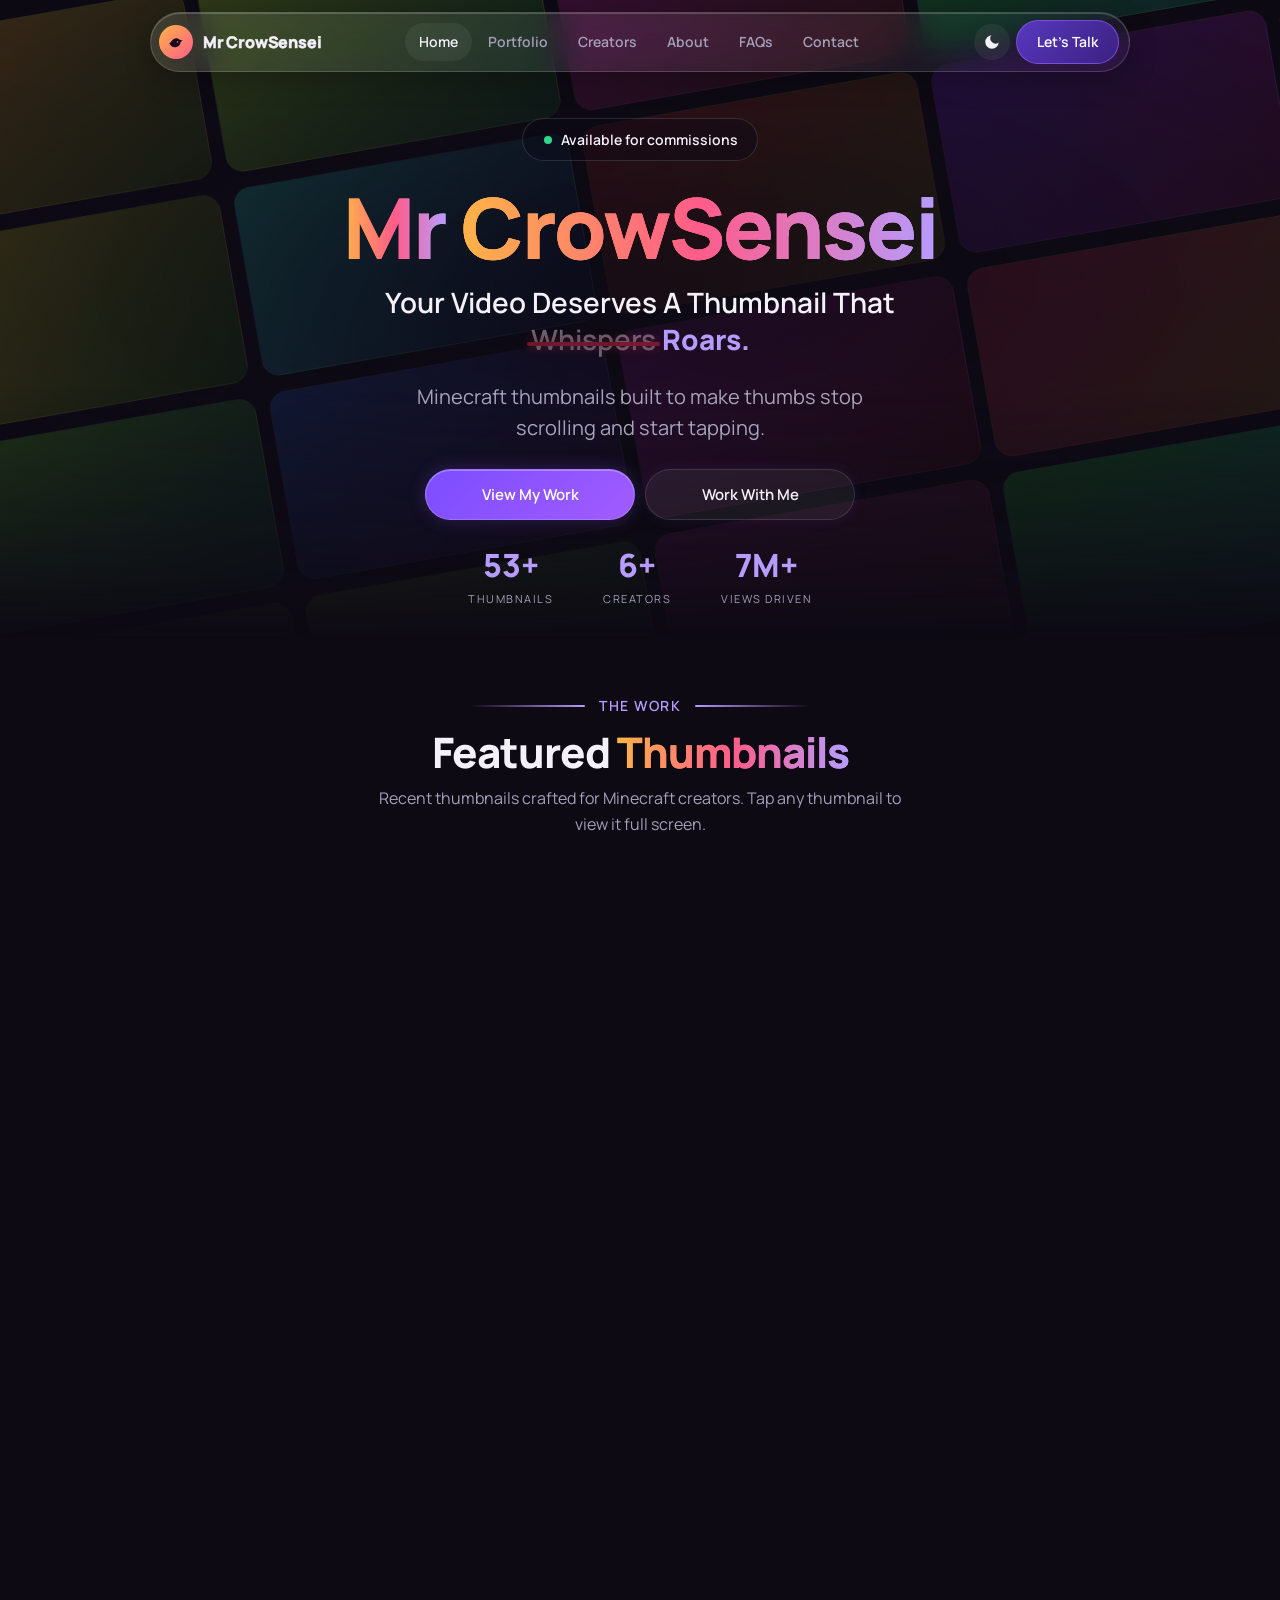
<file: index.html>
<!DOCTYPE html>
<html lang="en">
<head>
<meta charset="utf-8">
<meta name="color-scheme" content="dark">
<meta name="viewport" content="width=device-width, initial-scale=1, viewport-fit=cover">
<meta name="theme-color" content="#0d0a14">
<script>try{var __t=localStorage.getItem("cs_theme");document.documentElement.dataset.theme=(__t==="light")?"light":"dark"}catch(e){document.documentElement.dataset.theme="dark"}</script>
<title>Mr CrowSensei — Thumbnail Designer</title>
<meta name="description" content="Mr CrowSensei — Professional Minecraft Thumbnail Designer">
<meta property="og:type" content="website">
<meta property="og:site_name" content="Mr CrowSensei">
<meta property="og:title" content="Mr CrowSensei — Thumbnail Designer">
<meta property="og:description" content="Mr CrowSensei — Professional Minecraft Thumbnail Designer">
<meta property="og:url" content="https://YOUR-SITE-URL/">
<meta property="og:image" content="https://YOUR-SITE-URL/banner.png">
<meta property="og:image:width" content="1200">
<meta property="og:image:height" content="630">
<meta name="twitter:card" content="summary_large_image">
<meta name="twitter:title" content="Mr CrowSensei — Thumbnail Designer">
<meta name="twitter:description" content="Mr CrowSensei — Professional Minecraft Thumbnail Designer">
<meta name="twitter:image" content="https://YOUR-SITE-URL/banner.png">
<link rel="preconnect" href="https://fonts.googleapis.com">
<link rel="preconnect" href="https://fonts.gstatic.com" crossorigin>
<link href="https://fonts.googleapis.com/css2?family=Manrope:wght@400;500;600;700;800&family=Outfit:wght@600;700&family=Unbounded:wght@600;700&display=swap" rel="stylesheet">
<style>
:root{--bg:#0d0a14;--bgr:13,10,20;--tx:#f4f1fb;--mu:#a59fb8;--v:#8b5cf6;--vl:#b79cff;--a:#ffb347;--p:#ff5c8a;--sf:rgba(24,20,34,.8);--card:20,17,32;--nav:18,14,28;--bd:rgba(255,255,255,.12);--ov1:rgba(255,255,255,.06);--ov2:rgba(255,255,255,.1);--line:rgba(255,255,255,.25);--g1:rgba(139,92,246,.28);--g2:rgba(255,179,71,.08);--g3:rgba(255,92,138,.14);--nsh:rgba(0,0,0,.35);box-sizing:border-box;color-scheme:dark;padding-top:env(safe-area-inset-top,0px);padding-bottom:env(safe-area-inset-bottom,0px)}
html[data-theme=light]{--bg:#f6f3ff;--bgr:246,243,255;--tx:#1b1530;--mu:#6a6382;--vl:#7c4dff;--sf:rgba(255,255,255,.85);--card:255,255,255;--nav:255,255,255;--bd:rgba(40,20,80,.14);--ov1:rgba(40,20,80,.06);--ov2:rgba(40,20,80,.1);--line:rgba(40,20,80,.28);--g1:rgba(139,92,246,.16);--g2:rgba(255,179,71,.14);--g3:rgba(255,92,138,.1);--nsh:rgba(40,20,80,.14);color-scheme:light}
*{box-sizing:border-box;margin:0}
html{scroll-behavior:smooth;scroll-padding-top:90px;background:var(--bg)}
body{background:var(--bg);color:var(--tx);font-family:Manrope,system-ui,-apple-system,Segoe UI,sans-serif;line-height:1.6;overflow-x:hidden;transition:background-color .4s,color .4s}
body.ld{overflow:hidden}
body::before{content:"";position:fixed;inset:0;z-index:-2;background:radial-gradient(520px 480px at 85% 0,var(--g1),transparent 65%),radial-gradient(500px 420px at 0 55%,var(--g2),transparent 65%),radial-gradient(560px 500px at 65% 100%,var(--g3),transparent 65%)}
#pt{position:fixed;inset:0;width:100%;height:100%;z-index:-1;pointer-events:none}
a{color:inherit;text-decoration:none}
section{padding:56px 20px;max-width:1120px;margin:auto}
/* loader */
#ld{position:fixed;inset:0;z-index:100;background:radial-gradient(500px 400px at 50% 40%,var(--g1),transparent 70%),var(--bg);display:flex;flex-direction:column;align-items:center;justify-content:center;gap:26px;transition:opacity .7s,visibility .7s}
#ld.out{opacity:0;visibility:hidden}
.lw{position:relative;width:116px;height:116px;display:grid;place-items:center}
.ring{position:absolute;inset:0;border-radius:50%;background:conic-gradient(from 0deg,transparent 0 15%,var(--a),var(--p),var(--v),transparent 85%);-webkit-mask:radial-gradient(farthest-side,transparent calc(100% - 4px),#000 calc(100% - 3px));mask:radial-gradient(farthest-side,transparent calc(100% - 4px),#000 calc(100% - 3px));animation:spin 1.4s linear infinite}
@keyframes spin{to{transform:rotate(360deg)}}
.lcr{width:86px;height:86px;border-radius:50%;background:linear-gradient(135deg,var(--a),var(--p));display:grid;place-items:center;animation:pl 1.6s ease-in-out infinite;overflow:hidden}
.lcr svg{width:46px;fill:#1a0b1f}
@keyframes pl{50%{transform:scale(1.07)}}
/* nav (flat translucent glass, like Watereye) */
.nav{position:fixed;top:calc(env(safe-area-inset-top,0px) + 12px);left:50%;transform:translateX(-50%);width:min(94%,980px);z-index:50;display:flex;align-items:center;justify-content:space-between;padding:7px 10px 7px 8px;border-radius:999px;background:rgba(var(--nav),.5);backdrop-filter:blur(18px) saturate(150%);-webkit-backdrop-filter:blur(18px) saturate(150%);border:1px solid var(--bd);box-shadow:0 8px 30px var(--nsh)}
.logo{display:flex;align-items:center;gap:10px;font:700 16px Outfit,system-ui;letter-spacing:.2px}
.lg0{width:34px;height:34px;border-radius:50%;background:linear-gradient(135deg,var(--a),var(--p));display:grid;place-items:center;flex:none;overflow:hidden;box-shadow:0 0 12px rgba(255,140,110,.6),0 0 26px rgba(139,92,246,.5);animation:lgw 3s ease-in-out infinite}
@keyframes lgw{50%{box-shadow:0 0 18px rgba(255,140,110,.85),0 0 38px rgba(139,92,246,.7)}}
.lg0 svg{width:18px;fill:#1a0b1f}
.links{display:flex;gap:2px}
.links a{padding:8px 14px;border-radius:999px;font-size:14px;color:var(--mu);font-weight:600;transition:.2s}
.links a:hover,.links a.act{color:var(--tx);background:var(--ov1)}
.nr{display:flex;align-items:center;gap:6px}
.tbtn{width:36px;height:36px;border:0;border-radius:50%;background:var(--ov1);color:var(--tx);display:grid;place-items:center;cursor:pointer;padding:0;transition:background .2s,transform .3s}
.tbtn:hover{background:var(--ov2);transform:rotate(18deg)}
.tbtn svg{width:18px;height:18px}
.tbtn .su{display:none}
html[data-theme=light] .tbtn .su{display:block}
html[data-theme=light] .tbtn .mo{display:none}
.cta,.mcta{border:1px solid rgba(139,92,246,.7);background:linear-gradient(135deg,rgba(94,58,200,.95),rgba(60,34,130,.97));color:#fff;font-weight:600}
.cta{padding:10px 20px;border-radius:999px;font-size:14px}
.burger{display:none;width:38px;height:38px;border:0;background:none;cursor:pointer;flex-direction:column;gap:5px;align-items:center;justify-content:center}
.burger span{width:20px;height:2px;background:var(--tx);border-radius:2px;transition:.3s}
.burger.on span:nth-child(1){transform:translateY(7px) rotate(45deg)}
.burger.on span:nth-child(2){opacity:0}
.burger.on span:nth-child(3){transform:translateY(-7px) rotate(-45deg)}
.menu{position:fixed;top:calc(env(safe-area-inset-top,0px) + 70px);left:50%;transform:translate(-50%,-8px);width:min(94%,980px);z-index:49;padding:10px;border-radius:28px;background:rgba(var(--nav),.62);backdrop-filter:blur(28px) saturate(140%);-webkit-backdrop-filter:blur(28px) saturate(140%);border:1px solid var(--bd);box-shadow:0 12px 40px var(--nsh);opacity:0;pointer-events:none;transition:.3s;display:flex;flex-direction:column;gap:2px;text-align:center}
.menu.on{opacity:1;pointer-events:auto;transform:translate(-50%,0)}
.menu a{padding:11px 16px;border-radius:16px;font-size:15px;color:var(--mu);font-weight:500}
.menu a.act,.menu a:active{background:var(--ov2);color:var(--tx)}
.menu .mcta{margin-top:6px;padding:12px;border-radius:999px;color:#fff}
@media(max-width:899px){.links,.cta{display:none}.burger{display:flex}}
/* hero */
.hero{position:relative;min-height:0;display:flex;align-items:center;justify-content:center;text-align:center;padding:118px 20px 30px}
.hbg{position:absolute;top:0;bottom:0;left:50%;width:100vw;margin-left:-50vw;overflow:hidden;z-index:0;pointer-events:none;-webkit-mask-image:linear-gradient(#000 60%,transparent);mask-image:linear-gradient(#000 60%,transparent)}
.hbg::after{content:"";position:absolute;inset:0;background:radial-gradient(70% 60% at 50% 45%,rgba(var(--bgr),.82),rgba(var(--bgr),.3))}
.rot{position:absolute;inset:-20% -30%;display:flex;flex-direction:column;gap:14px;justify-content:center;opacity:.5;transform:rotate(-10deg)}
.hr .in{display:flex;gap:14px;width:max-content;animation:mq 80s linear infinite}
.hr:nth-child(2) .in{animation-duration:100s;animation-direction:reverse}
.hr:nth-child(3) .in{animation-duration:70s}
@keyframes mq{to{transform:translateX(-50%)}}
.hr i{display:block;width:210px;aspect-ratio:16/9;border-radius:14px;border:1px solid var(--bd)}
.hc{position:relative;z-index:1;max-width:700px}
.kick{display:inline-flex;align-items:center;gap:10px;padding:10px 20px 10px 16px;border-radius:999px;background:rgba(var(--card),.8);border:1px solid var(--bd);font-size:14px;font-weight:600;color:var(--tx)}
.gd{width:10px;height:10px;border-radius:50%;background:#34d58a;animation:gdp 2s ease-in-out infinite}
@keyframes gdp{0%,100%{box-shadow:0 0 2px 0 rgba(52,213,138,.9)}50%{box-shadow:0 0 14px 5px rgba(52,213,138,.5)}}
h1{font:800 clamp(38px,10.5vw,84px)/1.05 Manrope,system-ui;letter-spacing:-2px;margin:22px 0 12px}
h1 span,.grad{background:linear-gradient(90deg,var(--a),var(--p),var(--vl));-webkit-background-clip:text;background-clip:text;color:transparent}
.hl{font:600 clamp(18px,4.8vw,28px)/1.35 Manrope,system-ui;margin-bottom:14px}
.sw{position:relative;display:inline-block;animation:dim 6s infinite}
.sw::after{content:"";position:absolute;left:-4px;right:-4px;top:54%;height:4px;border-radius:4px;background:#ff2d4d;box-shadow:0 0 12px #ff2d4d;transform:scaleX(0);transform-origin:left;animation:ln 6s infinite}
.nw{display:inline-block;color:var(--vl);font-weight:800;animation:pop 6s infinite}
@keyframes ln{0%,10%{transform:scaleX(0)}28%,88%{transform:scaleX(1)}95%,100%{transform:scaleX(0)}}
@keyframes dim{0%,25%{opacity:1}35%,88%{opacity:.4}95%,100%{opacity:1}}
@keyframes pop{0%,28%{opacity:0;transform:translateY(8px) scale(.9)}40%,88%{opacity:1;transform:none}95%,100%{opacity:0;transform:translateY(8px) scale(.9)}}
.hc>p{color:var(--mu);font-size:clamp(15px,3.8vw,18px);max-width:520px;margin:0 auto}
.btns{display:flex;gap:10px;justify-content:center;margin:26px 0}
.btn,.cv,.cta,.mcta{position:relative;overflow:hidden;transition:transform .25s,background .2s,border-color .2s}
.btn{display:inline-flex;align-items:center;justify-content:center;gap:9px;padding:14px 20px;border-radius:999px;border:1px solid var(--bd);background:var(--ov1);color:var(--tx);font:600 15px Manrope,system-ui;cursor:pointer;white-space:nowrap}
.btn:hover{background:var(--ov2)}
.btn.p{background:linear-gradient(135deg,#7c4dff,#a15cff);border-color:transparent;color:#fff}
.btn::after,.cv::after,.cta::after,.mcta::after{content:"";position:absolute;top:0;bottom:0;left:-70%;width:45%;background:linear-gradient(105deg,transparent,rgba(255,255,255,.42),transparent);transform:skewX(-20deg);pointer-events:none;opacity:0}
.btn.pr,.cv.pr,.cta.pr,.mcta.pr{transform:scale(1.04)}
.shine::after{animation:shn .85s ease}
@keyframes shn{0%{left:-70%;opacity:1}100%{left:130%;opacity:1}}
.hero .btns .btn{flex:1;max-width:210px;padding:14px 10px;font-size:clamp(13px,3.7vw,15px)}
.stats{display:flex;justify-content:center;gap:clamp(22px,7vw,50px)}
.stats b{display:block;font:800 clamp(24px,6vw,32px) Manrope,system-ui;color:var(--vl);line-height:1.2}
.stats span{font-size:11px;letter-spacing:1.5px;text-transform:uppercase;color:var(--mu)}
/* headings */
.tag{display:flex;align-items:center;justify-content:center;gap:14px;color:var(--vl);font:600 14px Manrope,system-ui;letter-spacing:1.5px;text-transform:uppercase}
.tag::before,.tag::after{content:"";width:60px;height:1px}
.tag::before{background:linear-gradient(90deg,transparent,#8b5cf6)}
.tag::after{background:linear-gradient(90deg,#8b5cf6,transparent)}
h2{font:800 clamp(26px,6vw,42px)/1.12 Manrope,system-ui;text-align:center;letter-spacing:-1px;margin:14px 0 10px}
.sub{color:var(--mu);text-align:center;max-width:540px;margin:0 auto 26px}
/* text animations (different style per heading) */
.aw{display:inline-block;vertical-align:bottom}
[data-a=rise] .aw{overflow:hidden;padding:.08em .05em .18em;margin:-.08em -.05em -.18em}
[data-a] .ai{display:inline-block;transition:transform .85s cubic-bezier(.2,.8,.2,1),opacity .85s ease,filter .85s ease;transition-delay:calc(var(--d,0ms) + var(--i)*70ms)}
[data-a=rise] .ai{transform:translateY(115%) rotate(4deg);opacity:0;filter:blur(8px)}
[data-a=blur] .ai{transform:scale(1.25);opacity:0;filter:blur(16px)}
[data-a=letters] .ai{transform:translateY(.5em);opacity:0;filter:blur(6px);transition-delay:calc(var(--d,0ms) + var(--i)*28ms)}
[data-a=slide] .ai{transform:translateX(-36px);opacity:0}
[data-a=flip]{perspective:700px}
[data-a=flip] .ai{transform:rotateX(-85deg) translateY(30%);transform-origin:50% 100%;opacity:0}
[data-a=fade] .ai{opacity:.14;transition:opacity .6s ease;transition-delay:calc(var(--d,0ms) + var(--i)*30ms)}
[data-a].in .ai{transform:none;opacity:1;filter:none}
h1 span .ai,.grad .ai{background:linear-gradient(90deg,var(--a),var(--p),var(--vl));-webkit-background-clip:text;background-clip:text;color:transparent}
[data-a=tag]{opacity:0;letter-spacing:.6em;transition:opacity .8s,letter-spacing .9s cubic-bezier(.2,.8,.2,1)}
[data-a=tag].in{opacity:1;letter-spacing:1.5px}
[data-a=tag]::before,[data-a=tag]::after{transform:scaleX(0);transition:transform .9s .2s}
[data-a=tag]::before{transform-origin:right}
[data-a=tag]::after{transform-origin:left}
[data-a=tag].in::before,[data-a=tag].in::after{transform:scaleX(1)}
/* portfolio */
.grid{display:grid;grid-template-columns:repeat(auto-fill,minmax(320px,1fr));gap:16px}
.th{position:relative;aspect-ratio:16/9;border-radius:18px;border:1px solid var(--bd);cursor:pointer;transition:transform .25s}
.hide{display:none}
.more{display:flex;margin:28px auto 0;width:max-content}
/* creators */
.car{position:relative;display:flex;gap:14px;overflow-x:auto;scrollbar-width:none;padding:30px 14px 22px;overscroll-behavior-x:contain;cursor:grab;-webkit-overflow-scrolling:touch}
.car::-webkit-scrollbar{display:none}
.car.drag{cursor:grabbing;user-select:none}
.cc{flex:0 0 min(240px,66vw);border-radius:26px;background:rgba(var(--card),.9);border:1px solid var(--bd);overflow:hidden;text-align:center;padding-bottom:18px;transition:border-color .25s,box-shadow .25s,transform .35s cubic-bezier(.2,.8,.2,1);cursor:pointer;user-select:none;-webkit-user-select:none}
.cc:not(.sel){transform:none}
.cc.sel{transform:scale(1.05);z-index:2;border-color:var(--vl);box-shadow:0 0 0 1px var(--vl),0 0 20px rgba(139,92,246,.22)}
.cc a{-webkit-user-drag:none}
.cb{height:78px;position:relative}
.cb::before{content:"";position:absolute;inset:0;z-index:1;background:linear-gradient(to bottom,transparent 30%,rgba(var(--card),.97))}
.cb::after{content:"";position:absolute;inset:0;background:repeating-linear-gradient(135deg,rgba(255,255,255,.14) 0 10px,transparent 10px 26px);opacity:.55}
.ca{width:68px;height:68px;border-radius:50%;margin:-34px auto 0;border:4px solid var(--bg);display:grid;place-items:center;font:700 26px Unbounded,system-ui;color:#150d2b;position:relative;z-index:2;box-shadow:0 12px 26px rgba(0,0,0,.45);overflow:hidden}
.cn{font:700 17px Unbounded,system-ui;margin-top:10px}
.ch{color:var(--mu);font-size:12.5px}
.cs{display:inline-flex;align-items:center;gap:8px;margin:12px 0;padding:8px 16px;border-radius:999px;background:rgba(var(--bgr),.5);border:1px solid var(--bd);font-weight:600;color:var(--mu);font-size:13px}
.cv{display:block;margin:0 18px;padding:12px;border-radius:999px;border:1px solid rgba(139,92,246,.7);background:linear-gradient(135deg,rgba(94,58,200,.95),rgba(60,34,130,.97));color:#fff;font-weight:600;font-size:14px}
.cnav{display:flex;align-items:center;justify-content:center;gap:30px;margin-top:4px}
.cnb{width:32px;height:32px;border:0;background:none;color:var(--mu);font-size:28px;line-height:1;cursor:pointer;padding:0}
.cnb:hover{color:var(--tx)}
.cdots{display:flex;gap:8px;align-items:center}
.cdots span{width:7px;height:7px;border-radius:7px;background:var(--line);cursor:pointer;transition:.3s;box-shadow:0 0 6px rgba(183,156,255,.25)}
.cdots .on{width:22px;background:var(--vl);box-shadow:0 0 10px 2px rgba(183,156,255,.75)}
/* about / faq / contact */
.ab{display:flex;flex-direction:column;align-items:center;text-align:center;gap:14px;margin-top:26px}
.avs{width:150px;height:150px;border-radius:38px;background:linear-gradient(135deg,var(--a),var(--p));display:grid;place-items:center;border:1px solid var(--bd);overflow:hidden;animation:flt 6s ease-in-out infinite}
@keyframes flt{0%,100%{transform:translateY(0)}50%{transform:translateY(-10px)}}
.avs svg{width:80px;fill:#1a0b1f}
.ab b{font:700 18px Unbounded,system-ui}
.ab p{color:var(--mu);max-width:560px}
details{border-radius:20px;border:1px solid var(--bd);background:var(--sf);margin-bottom:12px;max-width:760px;margin-left:auto;margin-right:auto}
summary{list-style:none;display:flex;justify-content:space-between;align-items:center;gap:14px;padding:20px 22px;font-weight:600;cursor:pointer}
summary::-webkit-details-marker{display:none}
summary::after{content:"+";font-size:24px;color:var(--vl);transition:transform .3s;flex:none}
details[open] summary::after{transform:rotate(45deg)}
details p{padding:0 22px 20px;color:var(--mu)}
.stq{display:flex;width:max-content;align-items:center;gap:14px;margin:24px auto 0;padding-bottom:10px;border-bottom:1px solid var(--line);font:600 17px Manrope,system-ui;color:var(--tx);transition:.2s}
.stq span{font-size:20px;line-height:1}
.stq:hover{border-color:var(--vl);color:var(--vl)}
.ct{text-align:center}
.cbox{max-width:520px;margin:26px auto 0;padding:30px 22px 24px;border-radius:30px;background:var(--sf);border:1px solid var(--bd)}
.cbox h3{font:800 clamp(19px,5vw,25px)/1.25 Manrope,system-ui;margin-bottom:8px}
.cbox .sub{margin-bottom:22px}
#contact h2{font-weight:800}
#cts{display:flex;flex-direction:column;gap:10px;margin:0 0 14px}
#cts .btn{width:100%;padding:16px}
.or{color:var(--mu);font-size:12px;letter-spacing:2px;text-transform:uppercase;text-align:center}
.ic{width:18px;height:18px;flex:none}
.note{color:var(--mu);font-size:14px}
footer{text-align:center;padding:50px 20px 44px;border-top:1px solid var(--bd);color:var(--mu)}
.ft-top{display:flex;align-items:center;justify-content:center;gap:14px;width:max-content;margin:0 auto;cursor:pointer;transition:transform .3s}
.ft-top:hover{transform:translateY(-3px)}
.ft-top b{font:700 20px/1 Outfit,system-ui;color:var(--tx)}
.ft-d{max-width:520px;margin:20px auto 0;font-size:16px}
.ft-hr{width:120px;height:1px;background:var(--line);margin:22px auto}
.ft-m{margin-top:14px;font-size:15px}.ft-m b{color:var(--tx)}
.hrt{display:inline-block;animation:hb 1.4s ease-in-out infinite}
@keyframes hb{0%,100%{transform:scale(1)}50%{transform:scale(1.2)}}
/* fade (blur-in) on scroll */
.rv{opacity:0;transform:translateY(26px);filter:blur(10px);transition:opacity .8s ease,transform .8s ease,filter .8s ease}
.rv.in{opacity:1;transform:none;filter:none}
.th.rv{transition:opacity .8s ease,filter .8s ease,transform .35s ease}
.th.rv.in:hover,.th.rv.in:active,.th.rv.in.hv{transform:scale(1.05);z-index:2}
@media(hover:hover){.btn:hover,.cv:hover,.cta:hover,.mcta:hover{transform:scale(1.04)}}
@media(prefers-reduced-motion:reduce){.rv{opacity:1!important;transform:none!important;filter:none!important}[data-a] .ai{opacity:1!important;transform:none!important;filter:none!important}[data-a=tag]{opacity:1!important;letter-spacing:1.5px!important}[data-a=tag]::before,[data-a=tag]::after{transform:none!important}.avs{animation:none}}
/* viewer */
.vxb{width:48px;height:48px;font-size:22px}
#vw{position:fixed;inset:0;z-index:90;background:rgba(var(--bgr),.96);display:flex;flex-direction:column;padding-top:env(safe-area-inset-top,0px);opacity:0;visibility:hidden;transition:opacity .3s,visibility .3s}
#vw.on{opacity:1;visibility:visible}
.vtop{display:flex;align-items:center;justify-content:flex-end;gap:10px;padding:16px 18px}
.vb2{width:42px;height:42px;border-radius:50%;border:1px solid var(--bd);background:var(--ov1);color:var(--tx);font-size:20px;cursor:pointer;display:grid;place-items:center;flex:none;padding:0}
#vc{font-size:12px;color:var(--mu)}
#vst{flex:1;position:relative;overflow:hidden;touch-action:none;display:grid;place-items:center}
#vi{width:min(calc(100% - 32px),calc((100vh - 300px)*16/9));aspect-ratio:16/9;border-radius:22px;transition:transform .25s;will-change:transform;box-shadow:0 20px 60px rgba(0,0,0,.45)}
#vi.dr{transition:none}
.vhint{text-align:center;color:var(--mu);font-size:15px;padding:10px 0 12px}
.vstrip{display:flex;align-items:center;gap:10px;padding:0 14px calc(env(safe-area-inset-bottom,0px) + 16px)}
#vs{position:relative;flex:1;display:flex;gap:8px;overflow-x:auto;scrollbar-width:none;padding:6px 2px}
#vs::-webkit-scrollbar{display:none}
#vs i{flex:none;width:92px;aspect-ratio:16/9;border-radius:10px;opacity:.6;border:2px solid transparent;cursor:pointer;transition:.2s}
#vs i.on{opacity:1;border-color:var(--tx);transform:scale(1.05)}

/* v2 overrides */
.nav{background:linear-gradient(135deg,rgba(255,255,255,.13),rgba(255,255,255,.04));backdrop-filter:blur(22px) saturate(180%);-webkit-backdrop-filter:blur(22px) saturate(180%);border:1px solid rgba(255,255,255,.16);box-shadow:inset 0 1px 0 rgba(255,255,255,.2),0 8px 28px rgba(0,0,0,.25)}
html[data-theme=light] .nav{background:linear-gradient(135deg,rgba(255,255,255,.78),rgba(255,255,255,.45));border-color:rgba(40,20,80,.12);box-shadow:inset 0 1px 0 #fff,0 8px 24px rgba(40,20,80,.12)}
.lg0{box-shadow:none;animation:none}
.logo,.ft-top{cursor:pointer}
.cc.sel{border-color:rgba(183,156,255,.35);box-shadow:none}
.avs{animation:flt 8s ease-in-out infinite}
@keyframes flt{0%,100%{transform:translateY(0)}50%{transform:translateY(-8px)}}
::view-transition-old(root),::view-transition-new(root){animation:none;mix-blend-mode:normal}
[data-a=riseL] .aw{overflow:hidden;padding:.08em .02em .2em;margin:-.08em -.02em -.2em}
[data-a=riseL] .ai{transform:translateY(110%);opacity:0;transition-delay:calc(var(--d,0ms) + var(--i)*34ms)}
[data-a=tilt]{perspective:800px}
[data-a=tilt] .aw{overflow:hidden;padding:.08em .05em .2em;margin:-.08em -.05em -.2em}
[data-a=tilt] .ai{transform:translateY(110%) rotateX(-70deg) scale(.96);transform-origin:50% 100%;opacity:0;filter:blur(6px);transition-delay:calc(var(--d,0ms) + var(--i)*90ms)}
[data-a=fade] .ai{opacity:0;transform:translateY(14px);filter:blur(4px);transition:transform .7s cubic-bezier(.2,.8,.2,1),opacity .7s,filter .7s;transition-delay:calc(var(--d,0ms) + var(--i)*22ms)}
details{width:100%}details.rv{transform:translateY(24px)}
.kick.rv{transform:scale(.8)}.hl.rv{transform:translateY(18px) scale(.98)}.stats.rv{transform:translateY(30px)}
.cbox{max-width:480px;padding:34px 24px 26px;border-radius:28px;background:linear-gradient(160deg,rgba(var(--card),.92),rgba(var(--card),.7));box-shadow:0 20px 50px var(--nsh)}
.cbox h3{text-wrap:balance;margin:0 0 10px}
.cbox .sub{max-width:360px;margin:0 auto 24px;font-size:15px;text-wrap:balance}
#cts{gap:12px;margin:0 0 18px}#cts .btn{width:100%;padding:15px 18px}
.cbox .note{font-size:13px;margin:0}

/* v3: video-style text, subtle shine, thumb hover */
[data-a=rise] .ai{transform:translateY(115%);opacity:0;filter:blur(10px);transition:transform 1s cubic-bezier(.16,1,.3,1),opacity .9s ease,filter .9s ease;transition-delay:calc(var(--d,0ms) + var(--i)*80ms)}
[data-a=tag]{opacity:0;filter:blur(4px);letter-spacing:1.5px;transition:opacity .8s ease,filter .8s ease;transition-delay:var(--d,0ms)}
[data-a=tag].in{opacity:1;filter:none;letter-spacing:1.5px}
[data-a=tag]::before,[data-a=tag]::after{transition:transform 1.1s cubic-bezier(.2,.8,.2,1);transition-delay:calc(var(--d,0ms) + .3s)}
.btn::after,.cv::after,.cta::after,.mcta::after{width:30%;background:linear-gradient(105deg,transparent,rgba(255,255,255,.16),transparent)}
@keyframes shn{0%{left:-40%;opacity:1}100%{left:120%;opacity:1}}
.btn.pr,.cv.pr,.cta.pr,.mcta.pr{box-shadow:inset 0 1px 0 rgba(255,255,255,.28)}
@media(hover:hover){.th:hover{transform:scale(1.05);z-index:2}}
.th.hv{transform:scale(1.05);z-index:2}
.th:hover,.th.hv{border-color:var(--line)}
.th.pop{animation:thp .6s cubic-bezier(.2,.8,.2,1) both}
@keyframes thp{from{opacity:0;transform:translateY(20px) scale(.96)}}
.vt *,.vt *::before,.vt *::after{transition:none!important}
#clients{padding-bottom:28px}#about{padding-top:34px;padding-bottom:36px}#faq{padding-top:34px;padding-bottom:36px}#contact{padding-top:34px;padding-bottom:44px}footer{padding-top:42px}
.tag::before,.tag::after{width:72px}
.tag::before{background:linear-gradient(90deg,transparent,var(--vl))}
.tag::after{background:linear-gradient(90deg,var(--vl),transparent)}
[data-a=tag]::before,[data-a=tag]::after{transform:scaleX(0);transition:none}
[data-a=tag].in::before{transform-origin:right;animation:tl 1.3s .35s cubic-bezier(.22,1,.36,1) both}
[data-a=tag].in::after{transform-origin:left;animation:tl 1.3s .35s cubic-bezier(.22,1,.36,1) both}
@keyframes tl{from{transform:scaleX(0)}to{transform:scaleX(1)}}
@media(hover:hover){.cc:hover{transform:scale(1.05);z-index:2;border-color:rgba(183,156,255,.35)}}
.cc.hv{transform:scale(1.05);z-index:2;border-color:rgba(183,156,255,.35)}
.hc>p{margin:14px auto 0;color:#8f6bff;font-weight:600}
html[data-theme=light] .hc>p{color:#6b3fe0}
.hbg{contain:layout paint}.hr .in{will-change:transform}.hbg.off .in{animation-play-state:paused}
.nav{backdrop-filter:blur(14px) saturate(150%);-webkit-backdrop-filter:blur(14px) saturate(150%)}
[data-a=rise] .ai{filter:blur(6px)}
.ft-hr.rv{opacity:1;transform:scaleX(0);transition:transform 1.2s cubic-bezier(.22,1,.36,1)}
.ft-hr.rv.in{transform:scaleX(1)}
.hc>p{margin:22px auto 0;color:#a8a3ba;font-weight:400;font-size:clamp(16px,4.2vw,20px);line-height:1.55}
html[data-theme=light] .hc>p{color:#5e5878}
.kick{background:rgba(12,9,20,.4);border:1px solid rgba(255,255,255,.13);-webkit-backdrop-filter:blur(6px);backdrop-filter:blur(6px)}
html[data-theme=light] .kick{background:rgba(255,255,255,.55);border-color:rgba(40,20,80,.14)}
.ft-hr{width:160px;background:linear-gradient(90deg,transparent,var(--vl),transparent)}
.ft-hr.rv{opacity:1;transform:scaleX(0);transition:none}
.ft-hr.rv.in{transform-origin:center;animation:tl 1.3s .35s cubic-bezier(.22,1,.36,1) both}
.kick{padding:12px 22px 12px 18px;font-size:15px}.gd{width:11px;height:11px}
.kick.rv{opacity:1;transform:none;transition:none}.kick{-webkit-backdrop-filter:none;backdrop-filter:none}
.kick{font-size:clamp(10px,2.95vw,14px);padding:.78em 1.35em .78em 1.5em;gap:.7em;line-height:1.4}.kick .gd{width:.57em;height:.57em}
/* v4: site opening (slide-up panel with soft edge) */
@keyframes ldup{to{transform:translate3d(0,calc(-100% - 24vh),0)}}
#ld{will-change:transform}
#ld::after{content:"";position:absolute;left:0;right:0;top:100%;height:24vh;background:linear-gradient(to bottom,var(--bg),transparent);pointer-events:none}
#ld::before{content:"";position:absolute;left:0;right:0;top:100%;margin-top:12vh;height:2px;background:linear-gradient(90deg,transparent,rgba(190,170,255,.95),transparent);box-shadow:0 0 16px 2px rgba(139,92,246,.4);z-index:1;opacity:0;transition:opacity .2s}
#ld.out{opacity:1;visibility:visible;animation:ldup 1.3s cubic-bezier(.65,0,.35,1) forwards;pointer-events:none}
#ld.out::before{opacity:1}
#ld.out .lw{opacity:0;transition:opacity .35s}
.hc .hl.rv,.hc .btns.rv,.hc .stats.rv{transform:translateY(42px);transition:opacity 1s ease,transform 1.1s cubic-bezier(.16,1,.3,1)}
.hc .hl.rv.in,.hc .btns.rv.in,.hc .stats.rv.in{transform:none}
.hc>p .ai{transform:translateY(22px)}
@keyframes hfade{from{opacity:0}}
@keyframes hrise{from{opacity:0;transform:translateY(28px)}}
.hc .kick.rv,.hc .hl.rv,.hc .btns.rv,.hc .stats.rv{opacity:0;transform:none;transition:none}
.hc .kick.rv.in,.hc .hl.rv.in{opacity:1;animation:hfade 1.1s ease both}
.hc .btns.rv.in,.hc .stats.rv.in{opacity:1;animation:hrise 1.1s cubic-bezier(.16,1,.3,1) both}
summary::after{transition:transform .45s cubic-bezier(.16,1,.3,1)}
details.closing summary::after{transform:none}
/* v5 */
.hr i{width:clamp(250px,72vw,340px);border-radius:18px}
.rot{gap:16px;inset:-25% -35%}
.avs{width:clamp(172px,50vw,205px);height:clamp(172px,50vw,205px);border-radius:30px}.avs svg{width:100px}
.cc{flex:0 0 min(290px,74vw)}
@media(min-width:900px){.cc{flex-basis:310px}}
.cc.sel{transform:scale(1.07)}.cc.hv{transform:scale(1.07)}
@media(hover:hover){.cc:hover{transform:scale(1.07)}}
.cbox{display:grid;grid-template-columns:1fr;justify-items:center;gap:20px;max-width:520px}
.clg{display:grid;place-items:center;width:112px;height:112px;border-radius:28px;background:linear-gradient(135deg,var(--a),var(--p));border:1px solid var(--bd);overflow:hidden}
.clg svg{width:60px;fill:#1a0b1f}
.cbr{width:100%;text-align:center}
@media(min-width:820px){.cbox{max-width:900px;grid-template-columns:auto 1fr;align-items:center;gap:56px;padding:48px 56px;justify-items:stretch}.clg{width:180px;height:180px;border-radius:38px}.clg svg{width:96px}.cbr{text-align:left}.cbox .sub{margin:0 0 26px;max-width:480px}#cts{max-width:440px}}
/* v6 */
.cnav{gap:46px}
.cnb{width:40px;height:40px;border-radius:50%;background:rgba(255,255,255,.07);border:1px solid var(--bd);display:grid;place-items:center;font-size:22px;line-height:1;padding:0 0 3px;color:var(--tx);cursor:pointer;transition:background .2s,transform .2s}
.cnb:hover{background:rgba(255,255,255,.14)}.cnb:active{transform:scale(.92)}
html[data-theme=light] .cnb{background:rgba(40,20,80,.06)}
html[data-theme=light] .cnb:hover{background:rgba(40,20,80,.12)}
html:not([data-theme=light]) .rot{opacity:.4}
@keyframes dwv{0%,55%,100%{transform:translateY(0)}28%{transform:translateY(-6px)}}
.cdots span{animation:dwv 1.9s ease-in-out infinite}
.cdots span:nth-child(1){animation-delay:0.00s}.cdots span:nth-child(2){animation-delay:0.14s}.cdots span:nth-child(3){animation-delay:0.28s}.cdots span:nth-child(4){animation-delay:0.42s}.cdots span:nth-child(5){animation-delay:0.56s}.cdots span:nth-child(6){animation-delay:0.70s}.cdots span:nth-child(7){animation-delay:0.84s}.cdots span:nth-child(8){animation-delay:0.98s}.cdots span:nth-child(9){animation-delay:1.12s}.cdots span:nth-child(10){animation-delay:1.26s}.cdots span:nth-child(11){animation-delay:1.40s}.cdots span:nth-child(12){animation-delay:1.54s}.cdots span:nth-child(13){animation-delay:1.68s}.cdots span:nth-child(14){animation-delay:1.82s}.cdots span:nth-child(15){animation-delay:1.96s}.cdots span:nth-child(16){animation-delay:2.10s}
@media(prefers-reduced-motion:reduce){.cdots span{animation:none}}
/* v8: menu bg = nav bg */
.menu{background:linear-gradient(135deg,rgba(255,255,255,.13),rgba(255,255,255,.04));-webkit-backdrop-filter:blur(14px) saturate(150%);backdrop-filter:blur(14px) saturate(150%);border:1px solid rgba(255,255,255,.16);box-shadow:inset 0 1px 0 rgba(255,255,255,.2),0 8px 28px rgba(0,0,0,.25)}
html[data-theme=light] .menu{background:linear-gradient(135deg,rgba(255,255,255,.78),rgba(255,255,255,.45));border-color:rgba(40,20,80,.12);box-shadow:inset 0 1px 0 #fff,0 8px 24px rgba(40,20,80,.12)}
/* v9: frosted menu (as originally), desktop nav links next to logo */
.menu{background:rgba(var(--nav),.62);-webkit-backdrop-filter:blur(28px) saturate(140%);backdrop-filter:blur(28px) saturate(140%);border:1px solid var(--bd);box-shadow:0 12px 40px var(--nsh)}
html[data-theme=light] .menu{background:rgba(var(--nav),.62);border-color:var(--bd);box-shadow:0 12px 40px var(--nsh)}
@media(min-width:900px){.links{margin-left:22px;margin-right:auto}}
/* v10: menu glass = nav glass */
.menu{background:linear-gradient(135deg,rgba(255,255,255,.13),rgba(255,255,255,.04));-webkit-backdrop-filter:blur(14px) saturate(150%);backdrop-filter:blur(14px) saturate(150%);border:1px solid rgba(255,255,255,.16);box-shadow:inset 0 1px 0 rgba(255,255,255,.2),0 8px 28px rgba(0,0,0,.25)}
html[data-theme=light] .menu{background:linear-gradient(135deg,rgba(255,255,255,.78),rgba(255,255,255,.45));border-color:rgba(40,20,80,.12);box-shadow:inset 0 1px 0 #fff,0 8px 24px rgba(40,20,80,.12)}
/* v11: contact logo like About logo */
.clg{border-radius:18px;animation:flt 8s ease-in-out infinite}
@media(min-width:820px){.clg{border-radius:29px}}
@media(prefers-reduced-motion:reduce){.clg{animation:none}}
/* v12: contact logo corners back to before, animation stays */
.clg{border-radius:28px}
@media(min-width:820px){.clg{border-radius:38px}}
/* v13: fonts + smooth menu open */
.ab b{font:700 20px/1.25 Unbounded,system-ui;display:block;margin-top:16px;letter-spacing:-.01em}
.cn{font:700 16px/1.3 Unbounded,system-ui;letter-spacing:-.01em;overflow-wrap:anywhere;margin-top:12px}
.ch{font-size:13px;font-weight:500}
.menu{transform-origin:50% 0;transform:translate(-50%,-14px) scale(.96);transition:opacity .35s ease,transform .55s cubic-bezier(.16,1,.3,1)}
.menu.on{transform:translate(-50%,0) scale(1)}
@keyframes mi{from{opacity:0;transform:translateY(-10px)}}
.menu.on a{animation:mi .6s cubic-bezier(.16,1,.3,1) both}
.menu.on a:nth-child(1){animation-delay:0.06s}.menu.on a:nth-child(2){animation-delay:0.11s}.menu.on a:nth-child(3){animation-delay:0.16s}.menu.on a:nth-child(4){animation-delay:0.21s}.menu.on a:nth-child(5){animation-delay:0.26s}.menu.on a:nth-child(6){animation-delay:0.31s}.menu.on a:nth-child(7){animation-delay:0.36s}.menu.on a:nth-child(8){animation-delay:0.41s}
@media(prefers-reduced-motion:reduce){.menu.on a{animation:none}}
/* v14: names in the same font as headings */
.ab b{font:800 20px/1.25 Manrope,system-ui;letter-spacing:-.2px}
.cn{font:800 17px/1.3 Manrope,system-ui;letter-spacing:-.3px}
/* v15: bolder names (Manrope tops out at 800, so a thin stroke adds weight) */
.ab b,.cn{-webkit-text-stroke:.6px currentColor}
/* v16: bold logo name */
.logo .sn,.ft-top b{font-family:Manrope,system-ui,sans-serif;font-weight:800;letter-spacing:-.2px;-webkit-text-stroke:.5px currentColor}
/* v17 */
*{-webkit-tap-highlight-color:transparent}
a,button,summary,.nav,.menu,.btn,.th,.cc,.tbtn,.burger,.cnb,.logo,.ft-top,.stq{-webkit-user-select:none;user-select:none;-webkit-touch-callout:none}
a:focus,button:focus,summary:focus{outline:none}
::selection{background:rgba(139,92,246,.35);color:inherit}
#ld{background:var(--bg)}
.hbg.hold .in{animation-play-state:paused}
.cc{padding-bottom:36px}.cc .cn{margin-top:16px}
.tag::before,.tag::after{width:clamp(64px,9vw,120px);height:2px;border-radius:2px}
@media(min-width:900px){.nav{display:grid;grid-template-columns:1fr auto 1fr;align-items:center}.nav .logo{justify-self:start}.links{margin:0;justify-self:center;position:relative}.nav .nr{justify-self:end}}
.links a:hover,.links a.act{background:none}
.links a{position:relative;z-index:1}
.links .ind{position:absolute;left:0;top:0;bottom:0;border-radius:999px;background:var(--ov1);opacity:0;pointer-events:none;transition:transform .55s cubic-bezier(.16,1,.3,1),width .55s cubic-bezier(.16,1,.3,1),opacity .3s}
@media(min-width:820px){.cbr{text-align:center}.cbox .sub{margin:0 auto 26px}#cts{margin-left:auto;margin-right:auto}}
.cbox{background:radial-gradient(ellipse 65% 85% at 50% 55%,rgba(139,92,246,.28),rgba(139,92,246,.08) 45%,transparent 72%),linear-gradient(180deg,rgba(19,15,30,.92),rgba(10,8,18,.96));border:1px solid rgba(255,255,255,.1);box-shadow:0 0 70px rgba(139,92,246,.14),inset 0 1px 0 rgba(255,255,255,.06)}
html[data-theme=light] .cbox{background:radial-gradient(ellipse 65% 85% at 50% 55%,rgba(139,92,246,.2),transparent 72%),linear-gradient(180deg,rgba(255,255,255,.92),rgba(246,242,255,.96));border-color:rgba(40,20,80,.12);box-shadow:0 0 60px rgba(139,92,246,.16)}
.btn{box-shadow:0 0 14px rgba(139,92,246,.1)}.btn.p{box-shadow:0 0 18px rgba(139,92,246,.24)}.btn.pr{box-shadow:0 0 18px rgba(139,92,246,.24),inset 0 1px 0 rgba(255,255,255,.2)}
#cts .or{display:flex;align-items:center;justify-content:center;gap:12px;font-size:12px;letter-spacing:1.5px;text-transform:uppercase;color:var(--mu)}
#cts .or::before,#cts .or::after{content:"";width:52px;height:1px}
#cts .or::before{background:linear-gradient(90deg,transparent,var(--mu))}
#cts .or::after{background:linear-gradient(90deg,var(--mu),transparent)}
@keyframes stp{0%{transform:scale(1);color:var(--tx);border-color:var(--line)}35%{transform:scale(1.08);color:var(--vl);border-color:var(--vl)}100%{transform:scale(1);color:var(--tx);border-color:var(--line)}}
.stq.pop{animation:stp .7s cubic-bezier(.2,.8,.2,1)}
@media(hover:none){.stq:hover{border-color:var(--line);color:var(--tx)}}
.sw,.sw::after,.nw{animation:none}
.sw::after{transform:scaleX(0)}.nw{opacity:0}
@keyframes dim1{0%,20%{opacity:1}32%,100%{opacity:.4}}
@keyframes ln1{0%,10%{transform:scaleX(0)}28%,100%{transform:scaleX(1)}}
@keyframes pop1{0%,28%{opacity:0;transform:translateY(8px) scale(.9)}42%,100%{opacity:1;transform:none}}
.hl.in .sw{animation:dim1 2.2s .6s both}.hl.in .sw::after{animation:ln1 2.2s .6s both}.hl.in .nw{animation:pop1 2.2s .6s both}
.ab .btn{opacity:0}
.ab.in .btn{opacity:1;animation:abtn .9s cubic-bezier(.16,1,.3,1) 1.1s both}
@keyframes abtn{from{opacity:0;transform:translateY(14px)}}
@keyframes tbb{0%{transform:translateY(9px) scale(.8);opacity:.4}55%{transform:translateY(-4px) scale(1.1);opacity:1}100%{transform:none}}
.tbtn.bp svg{animation:tbb .55s cubic-bezier(.2,.9,.3,1.3)}
@media(prefers-reduced-motion:reduce){.nw{opacity:1!important;animation:none!important}.sw::after{transform:scaleX(1)}.ab .btn{opacity:1!important;animation:none!important}}
/* v18: creator card = contact box bg, details a bit lower, theme icon slides up */
.cc{background:radial-gradient(ellipse 80% 55% at 50% 75%,rgba(139,92,246,.28),rgba(139,92,246,.08) 50%,transparent 75%),linear-gradient(180deg,rgba(19,15,30,.94),rgba(10,8,18,.97));border:1px solid rgba(255,255,255,.1);box-shadow:0 0 40px rgba(139,92,246,.12),inset 0 1px 0 rgba(255,255,255,.06)}
html[data-theme=light] .cc{background:radial-gradient(ellipse 80% 55% at 50% 75%,rgba(139,92,246,.2),transparent 75%),linear-gradient(180deg,rgba(255,255,255,.94),rgba(246,242,255,.97));border-color:rgba(40,20,80,.12);box-shadow:0 0 36px rgba(139,92,246,.14)}
.cc.sel,.cc.hv{box-shadow:0 0 40px rgba(139,92,246,.12),inset 0 1px 0 rgba(255,255,255,.06)}
.cc .cs,.cc .cv{position:relative;top:10px}
@keyframes tbu{from{transform:translateY(12px);opacity:0}to{transform:none;opacity:1}}
.tbtn.bp svg{animation:tbu .5s cubic-bezier(.16,1,.3,1)}
/* v19 */
.ca{width:76px;height:76px;margin-top:-38px}
.menu .ind{position:absolute;left:0;top:0;border-radius:16px;background:var(--ov2);pointer-events:none;opacity:0;transition:transform .55s cubic-bezier(.16,1,.3,1),width .55s cubic-bezier(.16,1,.3,1),height .55s cubic-bezier(.16,1,.3,1),opacity .3s}
.menu a:not(.mcta){position:relative;z-index:1}
.menu a.act:not(.mcta){background:none}
.tbtn{overflow:hidden}
@keyframes tbu{from{transform:translateY(130%);opacity:0}to{transform:none;opacity:1}}
.tbtn.bp svg{animation:tbu .6s cubic-bezier(.16,1,.3,1)}
.hl.in .sw{animation:dim1 2.8s .6s both}.hl.in .sw::after{animation:ln1 2.8s .6s both}.hl.in .nw{animation:pop1 2.8s .6s both}
/* v20 */
[data-a=tag]::before,[data-a=tag]::after{transform:none}
#cts .or::before,#cts .or::after{width:clamp(56px,9vw,100px);height:2px;border-radius:2px;transform:none}
.cc{box-shadow:none;contain:layout paint}
.cc.sel,.cc.hv{box-shadow:none;transform:scale(1.04)}
@media(hover:hover){.cc:hover{transform:scale(1.04)}}
.btn::after,.cv::after,.cta::after,.mcta::after{background:linear-gradient(105deg,transparent,rgba(255,255,255,.09),transparent)}
.btn,.cta,.mcta,.cv,.cnb,.burger,.menu a,.links a,.stq,.logo,.ft-top{transition:transform .16s ease,background .2s,color .2s,border-color .2s,box-shadow .2s}
.btn:active,.cta:active,.mcta:active,.cv:active,.cnb:active,.tbtn:active,.burger:active,.menu a:active,.links a:active,.stq:active,.logo:active,.ft-top:active{transform:scale(.97)}
.cnb{position:relative;overflow:hidden}
.cnb::after{content:"";position:absolute;top:0;bottom:0;left:-70%;width:55%;background:linear-gradient(105deg,transparent,rgba(255,255,255,.2),transparent);opacity:0;pointer-events:none}
.cnb.sh::after{animation:shn2 .7s ease}
@keyframes shn2{0%{left:-70%;opacity:1}100%{left:130%;opacity:1}}
.ab .btn{opacity:0}
.ab.in .btn{animation:none;opacity:0}
.ab p.in~.btn{opacity:1;animation:abtn 1.1s cubic-bezier(.16,1,.3,1) 1.3s both}
/* v23: lighter theme switch, buttons stay on one line */
.vt *:not(.tbtn):not(.tbtn *),.vt *::before,.vt *::after{animation-play-state:paused!important}
.btns{flex-wrap:nowrap}
.btns .btn{padding:14px clamp(14px,4.5vw,20px);font-size:clamp(13px,4vw,15px)}
/* v24: underline selection (no box), slower thumbnail pop */
.links .ind{top:auto;bottom:3px;height:2px;border-radius:2px;background:linear-gradient(90deg,var(--a),var(--p),var(--vl))}
.th.pop{animation:thp .9s cubic-bezier(.16,1,.3,1) both}
/* v26: one background pill behind the active link; glass outline on purple buttons */
.links .ind{top:0;bottom:0;height:auto;border-radius:999px;background:var(--ov1)}
.btn.p{border:1px solid rgba(255,255,255,.2);box-shadow:0 0 18px rgba(139,92,246,.24),inset 0 1px 0 rgba(255,255,255,.28)}
/* v27: opening like the admin panel (panel slides up, bar slides in with it) */
@keyframes navUp{from{transform:translateX(-50%) translateY(30px)}to{transform:translateX(-50%)}}
body.opened .nav{animation:navUp 1s cubic-bezier(.16,1,.3,1) .3s both}
</style>
</head>
<body class="ld">
<canvas id="pt"></canvas>
<div id="ld"><div class="lw"><div class="ring"></div><div class="lcr"><svg viewBox="0 0 24 24"><path d="M3 14c2-1 3-4 6-6 3-2 6-1 8 1l4 1-3 2c0 4-3 7-8 7-3 0-5-2-7-5zm11-3a1 1 0 100 2 1 1 0 000-2z"/></svg></div></div></div>

<nav class="nav">
  <a class="logo" href="#home"><span class="lg0"><svg viewBox="0 0 24 24"><path d="M3 14c2-1 3-4 6-6 3-2 6-1 8 1l4 1-3 2c0 4-3 7-8 7-3 0-5-2-7-5zm11-3a1 1 0 100 2 1 1 0 000-2z"/></svg></span><span class="sn">Mr CrowSensei</span></a>
  <div class="links"><a href="#home">Home</a><a href="#work">Portfolio</a><a href="#clients">Creators</a><a href="#about">About</a><a href="#faq">FAQs</a><a href="#contact">Contact</a></div>
  <div class="nr"><button class="tbtn" id="tt" aria-label="Switch theme"><svg class="mo" viewBox="0 0 24 24" fill="currentColor"><path d="M21 12.8A9 9 0 1 1 11.2 3a7 7 0 0 0 9.8 9.8z"/></svg><svg class="su" viewBox="0 0 24 24" fill="none" stroke="currentColor" stroke-width="2" stroke-linecap="round"><circle cx="12" cy="12" r="4"/><path d="M12 2v2M12 20v2M4.9 4.9l1.4 1.4M17.7 17.7l1.4 1.4M2 12h2M20 12h2M4.9 19.1l1.4-1.4M17.7 6.3l1.4-1.4"/></svg></button><a class="cta" href="#contact">Let’s Talk</a><button class="burger" id="bg" aria-label="Menu"><span></span><span></span><span></span></button></div>
</nav>
<div class="menu" id="mn"><a href="#home">Home</a><a href="#work">Portfolio</a><a href="#clients">Creators</a><a href="#about">About</a><a href="#faq">FAQs</a><a href="#contact">Contact</a><a class="mcta" href="#contact">Let’s Talk</a></div>

<section class="hero" id="home">
  <div class="hbg hold" id="hbg"></div>
  <div class="hc">
    <span class="kick"><i class="gd"></i>Available for commissions</span>
    <h1>Mr <span>CrowSensei</span></h1>
    <div class="hl"><span class="t1">Your Video Deserves A Thumbnail That</span> <span style="white-space:nowrap"><span class="sw">Whispers</span> <span class="nw">Roars.</span></span></div>
    <p>Minecraft thumbnails built to make thumbs stop scrolling and start tapping.</p>
    <div class="btns"><a class="btn p" href="#work">View My Work</a><a class="btn" href="#contact">Work With Me</a></div>
    <div class="stats"><div><b data-n="300" data-s="+">0+</b><span>Thumbnails</span></div><div><b data-n="40" data-s="+">0+</b><span>Creators</span></div><div><b data-n="50" data-s="M+">0M+</b><span>Views driven</span></div></div>
  </div>
</section>

<section id="work">
  <div class="tag">The Work</div><h2>Featured Thumbnails</h2>
  <p class="sub">Recent thumbnails crafted for Minecraft creators. Tap any thumbnail to view it full screen.</p>
  <div class="grid" id="bn"></div>
  <a class="btn more" href="#" id="sm">Show More</a>
</section>

<section id="clients">
  <div class="tag">Creators</div><h2>Trusted by creators</h2>
  <p class="sub">Real creators who grew their channels with Mr CrowSensei thumbnails. Drag to move, tap to select.</p>
  <div class="car" id="tk"></div>
  <div class="cnav"><button class="cnb" id="cpv" aria-label="Previous">‹</button><div class="cdots" id="cdots"></div><button class="cnb" id="cnx" aria-label="Next">›</button></div>
</section>

<section id="about">
  <div class="tag">About</div><h2>The mind behind the feathers</h2>
  <div class="ab"><div class="avs"><svg viewBox="0 0 24 24"><path d="M3 14c2-1 3-4 6-6 3-2 6-1 8 1l4 1-3 2c0 4-3 7-8 7-3 0-5-2-7-5zm11-3a1 1 0 100 2 1 1 0 000-2z"/></svg></div>
    <b>Mr CrowSensei</b>
    <p>I design Minecraft thumbnails with a simple rule: if it doesn’t make you curious in one second, it isn’t done. I work with new and established creators alike, and I care about the result as much as you do.</p>
    <a class="btn p" href="#contact">Let’s talk</a></div>
</section>

<section id="faq">
  <div class="tag">FAQs</div><h2>Quick answers</h2>
  <p class="sub">Everything you need to know before we start.</p>
  <details><summary>How long does a thumbnail take?</summary><p>Usually 2-3 days, and faster if you share a deadline.</p></details>
  <details><summary>What do you need to start?</summary><p>Edit this answer.</p></details>
  <details><summary>How many revisions do I get?</summary><p>Edit this answer.</p></details>
  <details><summary>Which payments do you accept?</summary><p>Edit this answer.</p></details>
  <details><summary>Can you match my branding?</summary><p>Edit this answer.</p></details>
  <a class="stq" href="#contact">Still have a question? <span>↗</span></a>
</section>

<section id="contact" class="ct">
  <div class="tag">Contact</div>
  <h2>Let’s Work <span class="grad">Together</span></h2>
  <div class="cbox"><div class="cbl"><span class="clg"><svg viewBox="0 0 24 24"><path d="M3 14c2-1 3-4 6-6 3-2 6-1 8 1l4 1-3 2c0 4-3 7-8 7-3 0-5-2-7-5zm11-3a1 1 0 100 2 1 1 0 000-2z"/></svg></span></div><div class="cbr"><h3>Ready to make your next video unmissable?</h3>
    <p class="sub">Tell me about your channel and I’ll take it from there.</p>
    <div id="cts"></div><p class="note">Usually replies within 24 hours.</p></div></div>
</section>

<footer>
  <a class="ft-top" href="#home" id="ftl"><span class="lg0"><svg viewBox="0 0 24 24"><path d="M3 14c2-1 3-4 6-6 3-2 6-1 8 1l4 1-3 2c0 4-3 7-8 7-3 0-5-2-7-5zm11-3a1 1 0 100 2 1 1 0 000-2z"/></svg></span><b>Mr CrowSensei</b></a>
  <p class="ft-d">Minecraft thumbnails built to make your videos impossible to scroll past.</p>
  <div class="ft-hr"></div>
  <p>© 2026 Mr CrowSensei. All Rights Reserved.</p>
  <p class="ft-m">Made With <span class="hrt">❤️</span> <b>Mr CrowSensei</b></p>
</footer>

<div id="vw"><div class="vtop"><button class="vb2 vxb" id="vx" aria-label="Close">✕</button></div><div id="vst"><div id="vi"></div></div><div class="vhint"><span id="vc"></span> · Swipe to browse · double-tap to zoom</div><div class="vstrip"><button class="vb2" id="vpv" aria-label="Previous">‹</button><div id="vs"></div><button class="vb2" id="vnx" aria-label="Next">›</button></div></div>

<script>
var $=function(i){return document.getElementById(i)};
var PR=(document.documentElement.dataset.theme==='light')?'124,77,255':'190,170,255';
var FX={particles:true,shuffle:true,live:false,autoScroll:true,speed:2};
var TRACK={url:'',key:''}; /* Supabase URL + anon key: filled during setup, counts portfolio views */
(function(){try{if(!TRACK.url||sessionStorage.getItem('cs_v'))return;sessionStorage.setItem('cs_v','1');var id=localStorage.getItem('cs_id');if(!id){id=(window.crypto&&crypto.randomUUID)?crypto.randomUUID():String(Math.random()).slice(2)+Date.now();localStorage.setItem('cs_id',id)}fetch(TRACK.url+'/rest/v1/views',{method:'POST',headers:{'Content-Type':'application/json',apikey:TRACK.key,Authorization:'Bearer '+TRACK.key,Prefer:'return=minimal'},body:JSON.stringify({visitor:id,ref:document.referrer||null})})}catch(e){}})();
/* contact icons */
var ICO={discord:'<path d="M19.3 5.4A16.6 16.6 0 0 0 15.2 4.1l-.5 1a15.4 15.4 0 0 0-5.4 0l-.5-1A16.6 16.6 0 0 0 4.7 5.4C2.1 9.3 1.4 13.1 1.7 16.8a16.7 16.7 0 0 0 5.1 2.6l1.1-1.8a10.8 10.8 0 0 1-1.7-.8l.4-.3a11.9 11.9 0 0 0 10.2 0l.4.3a10.8 10.8 0 0 1-1.7.8l1.1 1.8a16.7 16.7 0 0 0 5.1-2.6c.4-4.3-.7-8-3.1-11.4zM8.7 14.6c-1 0-1.8-.9-1.8-2s.8-2 1.8-2 1.8.9 1.8 2-.8 2-1.8 2zm6.6 0c-1 0-1.8-.9-1.8-2s.8-2 1.8-2 1.8.9 1.8 2-.8 2-1.8 2z"/>',x:'<path d="M18.2 3h3.1l-6.8 7.7L22.5 21h-6.3l-4.9-6.4L5.7 21H2.6l7.3-8.3L2 3h6.4l4.4 5.9L18.2 3zm-1.1 16.2h1.7L7.3 4.7H5.5l11.6 14.5z"/>',youtube:'<path fill-rule="evenodd" d="M22 8.2a3 3 0 0 0-2.1-2.1C18 5.6 12 5.6 12 5.6s-6 0-7.9.5A3 3 0 0 0 2 8.2C1.5 10.1 1.5 12 1.5 12s0 1.9.5 3.8a3 3 0 0 0 2.1 2.1c1.9.5 7.9.5 7.9.5s6 0 7.9-.5a3 3 0 0 0 2.1-2.1c.5-1.9.5-3.8.5-3.8s0-1.9-.5-3.8zM10 15V9l5.2 3z"/>',instagram:'<rect x="3" y="3" width="18" height="18" rx="5" fill="none" stroke="currentColor" stroke-width="2"/><circle cx="12" cy="12" r="4" fill="none" stroke="currentColor" stroke-width="2"/><circle cx="17.2" cy="6.8" r="1.2"/>',telegram:'<path d="M21.5 3.5 2.8 10.7c-.9.4-.9 1.3 0 1.6l4.7 1.5 1.8 5.6c.2.6 1 .8 1.4.3l2.6-2.6 4.9 3.6c.6.4 1.4.1 1.6-.7l3-15.1c.2-.9-.7-1.5-1.5-1.1z"/>',whatsapp:'<path d="M12 2a10 10 0 0 0-8.6 15L2 22l5.2-1.4A10 10 0 1 0 12 2zm0 18.2a8.2 8.2 0 0 1-4.2-1.2l-.3-.2-3 .8.8-2.9-.2-.3A8.2 8.2 0 1 1 12 20.2zm4.5-6.1c-.2-.1-1.5-.7-1.7-.8-.2-.1-.4-.1-.6.1l-.8 1c-.1.2-.3.2-.5.1a6.7 6.7 0 0 1-3.3-2.9c-.2-.4.2-.4.7-1.3.1-.2 0-.3 0-.5l-.8-1.8c-.2-.5-.4-.4-.6-.4h-.5a1 1 0 0 0-.7.3 3 3 0 0 0-.9 2.2 5.3 5.3 0 0 0 1.1 2.8c.1.2 2.1 3.2 5.1 4.5 1.9.8 2.6.9 3.5.7.6-.1 1.7-.7 2-1.4.2-.7.2-1.2.2-1.4l-.5-.3z"/>',mail:'<path d="M3 5h18a1 1 0 0 1 1 1v12a1 1 0 0 1-1 1H3a1 1 0 0 1-1-1V6a1 1 0 0 1 1-1zm9 7L4 7v1.6l8 5 8-5V7l-8 5z"/>',link:'<path d="M10.6 13.4a4 4 0 0 0 5.7 0l3-3a4 4 0 0 0-5.7-5.7l-1 1m1.8 4.9a4 4 0 0 0-5.7 0l-3 3a4 4 0 0 0 5.7 5.7l1-1" fill="none" stroke="currentColor" stroke-width="2" stroke-linecap="round"/>'};
function ico(u){u=(u||'').toLowerCase();var k='link';if(/discord/.test(u))k='discord';else if(/\/\/(www\.)?(x|twitter)\.com/.test(u))k='x';else if(/youtu/.test(u))k='youtube';else if(/instagram/.test(u))k='instagram';else if(/t\.me|telegram/.test(u))k='telegram';else if(/wa\.me|whatsapp/.test(u))k='whatsapp';else if(/^mailto:/.test(u))k='mail';return '<svg class="ic" viewBox="0 0 24 24" fill="currentColor">'+ICO[k]+'</svg>'}
var CT=[{l:'Discord',u:'https://discord.com/'},{l:'X / Twitter',u:'https://x.com/'}];
function rcts(){$('cts').innerHTML=CT.map(function(c,i){return (i?'<div class="or" data-a="tag">or</div>':'')+'<a class="btn'+(i?'':' p')+'" target="_blank" rel="noopener" href="'+c.u+'">'+ico(c.u)+'<span>'+c.l+'</span></a>'}).join('')}rcts();
/* thumbnails: random order on every visit (never the same as last time) */
var ORD=[];for(var k0=1;k0<=12;k0++)ORD.push(k0);
if(FX.shuffle){var lastO='';try{lastO=localStorage.getItem('cs_ord')||''}catch(e){}
 var tr=0;do{for(var a=ORD.length-1;a>0;a--){var b=Math.floor(Math.random()*(a+1)),tmp=ORD[a];ORD[a]=ORD[b];ORD[b]=tmp}tr++}while(ORD.join(',')==lastO&&tr<10);
 try{localStorage.setItem('cs_ord',ORD.join(','))}catch(e){}}
$('bn').innerHTML=ORD.map(function(k,idx){var h=(k*47+250)%360;return '<div class="th'+(idx>5?' hide':'')+'" data-t="Thumbnail '+(k<10?'0':'')+k+'" style="background:linear-gradient(135deg,hsl('+h+' 70% 45%),hsl('+((h+60)%360)+' 70% 22%))"></div>'}).join('');
var TOT=ORD.length,PS=6,shown=PS;
function applyTh(from){document.querySelectorAll('#bn .th').forEach(function(t,i){t.classList.toggle('hide',i>=shown);if(from!=null&&i>=from&&i<shown){t.classList.add('pop');setTimeout(function(){t.classList.remove('pop')},800)}});var b=$('sm');b.style.display=TOT<=PS?'none':'';b.textContent=shown>=TOT?'Show Less':'Show More'}
var busy=false;
$('sm').onclick=function(e){e.preventDefault();if(busy)return;var bn=$('bn'),items=[].slice.call(bn.querySelectorAll('.th')),start=bn.getBoundingClientRect().height,rm=matchMedia('(prefers-reduced-motion:reduce)').matches;
 if(shown<TOT){var f=shown;shown=Math.min(TOT,shown+PS);applyTh(f);if(rm)return;var end=bn.getBoundingClientRect().height;items.slice(f,shown).forEach(function(t,i){t.style.animationDelay=(i*90)+'ms'});busy=true;bn.style.overflow='hidden';
  bn.animate({height:[start+'px',end+'px']},{duration:800,easing:'cubic-bezier(.16,1,.3,1)'}).onfinish=function(){bn.style.overflow='';busy=false;items.forEach(function(t){t.style.animationDelay=''})}}
 else{var old=shown,leaving=items.slice(PS,old);shown=PS;leaving.forEach(function(t){t.classList.add('hide')});var end2=bn.getBoundingClientRect().height;leaving.forEach(function(t){t.classList.remove('hide')});
  if(rm){applyTh();$('work').scrollIntoView({behavior:'smooth'});return}
  busy=true;bn.style.overflow='hidden';$('sm').textContent='Show More';
  leaving.slice().reverse().forEach(function(t,i){t.animate([{opacity:1,transform:'none'},{opacity:0,transform:'scale(.94) translateY(10px)'}],{duration:450,delay:i*50,easing:'ease-in',fill:'forwards'})});
  bn.animate({height:[start+'px',end2+'px']},{duration:800,easing:'cubic-bezier(.65,0,.35,1)'}).onfinish=function(){leaving.forEach(function(t){t.getAnimations().forEach(function(a){a.cancel()})});bn.style.overflow='';applyTh();busy=false;$('work').scrollIntoView({behavior:'smooth'})}}
};
applyTh();
/* live shuffle: while FX.shuffle is ON the thumbnails glide to new positions every few seconds */
(function(){if(!FX.live||matchMedia('(prefers-reduced-motion:reduce)').matches)return;var g=$('bn'),seen=true,hov=matchMedia('(hover:hover)').matches;
 new IntersectionObserver(function(en){seen=en[0].isIntersecting},{threshold:.05}).observe(g);
 setInterval(function(){if(!seen||document.hidden||$('vw').classList.contains('on')||g.querySelector('.th.hv')||(hov&&g.querySelector('.th:hover')))return;
  var vis=[].filter.call(g.children,function(t){return !t.classList.contains('hide')});if(vis.length<2)return;
  var before=vis.map(function(t){return t.getBoundingClientRect()}),ref=vis[vis.length-1].nextSibling,ord=vis.slice(),k=0,same=true;
  do{for(var a=ord.length-1;a>0;a--){var b=Math.floor(Math.random()*(a+1)),x=ord[a];ord[a]=ord[b];ord[b]=x}same=ord.every(function(t,i){return t===vis[i]});k++}while(same&&k<6);
  ord.forEach(function(t){g.insertBefore(t,ref)});
  vis.forEach(function(t,i){var r=t.getBoundingClientRect();t.style.transition='none';t.style.transform='translate('+(before[i].left-r.left)+'px,'+(before[i].top-r.top)+'px)'});
  void g.offsetWidth;
  vis.forEach(function(t){t.style.transition='transform .9s cubic-bezier(.2,.8,.2,1)';t.style.transform=''});
  setTimeout(function(){vis.forEach(function(t){t.style.transition=''})},1000)},6000)})();
/* hero: thumbnails scroll horizontally behind the name (stay in place) */
(function(){var tl=[].map.call(document.querySelectorAll('#bn .th'),function(t){return '<i style="'+t.getAttribute('style')+'"></i>'}),rows='';
 for(var r=0;r<4;r++){var sh=tl.slice(r*4).concat(tl.slice(0,r*4)).join('');rows+='<div class="hr"><div class="in">'+sh+sh+'</div></div>'}
 $('hbg').innerHTML='<div class="rot">'+rows+'</div>';new IntersectionObserver(function(en){$('hbg').classList.toggle('off',!en[0].isIntersecting)},{threshold:0}).observe($('home'))})();
/* thumbnail viewer */
var items=[],VI=0,VZ=1,tx=0,ty=0;
function tf(){$('vi').style.transform='translate('+tx+'px,'+ty+'px) scale('+VZ+')'}
function showV(){var it=items[VI];$('vi').style.cssText=it.s;tf();$('vc').textContent=(VI+1)+' / '+items.length;var st=$('vs');[].forEach.call(st.children,function(c,i){c.classList.toggle('on',i==VI)});var c=st.children[VI];if(c)st.scrollTo({left:c.offsetLeft-st.clientWidth/2+c.offsetWidth/2,behavior:'smooth'})}
function openV(i){items=[].map.call(document.querySelectorAll('#bn .th'),function(t){return{t:t.dataset.t,s:t.getAttribute('style')}});$('vs').innerHTML=items.map(function(it,k){return '<i data-i="'+k+'" style="'+it.s+'"></i>'}).join('');VI=i;VZ=1;tx=ty=0;$('vw').classList.add('on');document.body.style.overflow='hidden';$('vs').style.paddingInline=Math.max(0,$('vs').clientWidth/2-46)+'px';showV()}
function go(d){VI=(VI+d+items.length)%items.length;VZ=1;tx=ty=0;showV()}
function zoom(z){VZ=Math.max(1,Math.min(3,z));if(VZ==1){tx=ty=0}tf()}
function closeV(){$('vw').classList.remove('on');document.body.style.overflow=''}
$('bn').onclick=function(e){var t=e.target.closest('.th');if(t)openV([].indexOf.call(document.querySelectorAll('#bn .th'),t))};
$('vx').onclick=closeV;$('vpv').onclick=function(){go(-1)};$('vnx').onclick=function(){go(1)};
$('vs').onclick=function(e){var k=e.target.dataset.i;if(k!=null){VI=+k;VZ=1;tx=ty=0;showV()}};
document.addEventListener('keydown',function(e){if(!$('vw').classList.contains('on'))return;if(e.key==='Escape')closeV();if(e.key==='ArrowRight')go(1);if(e.key==='ArrowLeft')go(-1)});
(function(){var st=$('vst'),dn=false,sx=0,sy=0,ox=0,oy=0,mv=0,lt=0;
 st.addEventListener('pointerdown',function(e){dn=true;sx=e.clientX;sy=e.clientY;ox=tx;oy=ty;mv=0;$('vi').classList.add('dr');st.setPointerCapture(e.pointerId)});
 st.addEventListener('pointermove',function(e){if(!dn)return;var dx=e.clientX-sx,dy=e.clientY-sy;mv=Math.max(mv,Math.abs(dx)+Math.abs(dy));if(VZ>1){tx=ox+dx;ty=oy+dy}else{tx=dx;ty=0}tf()});
 st.addEventListener('pointerup',function(e){if(!dn)return;dn=false;$('vi').classList.remove('dr');var dx=e.clientX-sx;
  if(mv<8){var n=Date.now();if(n-lt<300){zoom(VZ>1?1:2);lt=0}else lt=n;tx=ox;ty=oy;tf()}
  else if(VZ==1){if(Math.abs(dx)>60)go(dx<0?1:-1);else{tx=0;tf()}}});
 st.addEventListener('pointercancel',function(){dn=false;$('vi').classList.remove('dr');if(VZ==1){tx=0;tf()}})})();
/* creators: slow auto-scroll that follows your direction; tap / ‹ › / dots = centre + outline + a bit bigger */
var CLS=[];for(var c=1;c<=6;c++)CLS.push({h:'ClientName'+c,n:'ClientName'+c,s:'0.00M'});
var YT='<svg class="ic" viewBox="0 0 24 24"><rect x="2" y="5" width="20" height="14" rx="4" fill="none" stroke="#ff3b3b" stroke-width="2"/><path d="M10 9l5 3-5 3z" fill="#ff3b3b"/></svg>';
function ccard(c,i){var h=i*43+20;return '<div class="cc"><div class="cb" style="background:linear-gradient(135deg,hsl('+h+' 70% 40%),hsl('+(h+50)+' 70% 20%))"></div><div class="ca" style="background:hsl('+h+' 80% 62%)">'+c.n.charAt(0)+'</div><div class="cn">'+c.n+'</div><div class="ch">@'+c.h+'</div><div class="cs">'+YT+c.s+' Subscribers</div><a class="cv" draggable="false" target="_blank" rel="noopener noreferrer" href="https://www.youtube.com/@'+c.h+'">View Channel</a></div>'}
(function(){var car=$('tk'),dots=$('cdots'),n=CLS.length,one=CLS.map(ccard).join(''),reps=Math.max(3,Math.ceil(3600/(n*254)));car.innerHTML=new Array(reps+1).join(one);
 dots.innerHTML=CLS.map(function(c,i){return '<span data-i="'+i+'"></span>'}).join('');
 var kids=car.children,chips=dots.children,RMc=matchMedia('(prefers-reduced-motion:reduce)').matches,pos=0,dir=1,user=false,hover=false,inView=true,exp=null,idle=null,glide=null,dn=false,mvd=false,sx=0,sl=0,curI=-1,selIdx=null,last=performance.now();
 var C=[],W=0;function calc(){C.length=0;for(var i=0;i<kids.length;i++)C.push(kids[i].offsetLeft+kids[i].offsetWidth/2-car.clientWidth/2);W=kids[n].offsetLeft-kids[0].offsetLeft}calc();addEventListener('load',calc);
 function Wd(){return W}
 function cL(i){return C[i]}
 function put(v){pos=v;exp=v;car.scrollLeft=v}
 function sel(i){selIdx=i;var o=car.querySelectorAll('.sel');for(var q=0;q<o.length;q++)if(o[q]!==kids[i])o[q].classList.remove('sel');if(i!=null&&kids[i])kids[i].classList.add('sel')}
 function wrap(){var m=cL(n),w=Wd();if(pos<m-w/2){put(pos+w);if(selIdx!=null)sel(selIdx+n)}else if(pos>m+w/2){put(pos-w);if(selIdx!=null)sel(selIdx-n)}}
 function resume(ms){clearTimeout(idle);idle=setTimeout(function(){user=false;sel(null)},ms)}
 function near(){var b=0,bd=1e9;for(var i=0;i<kids.length;i++){var d=Math.abs(cL(i)-car.scrollLeft);if(d<bd){bd=d;b=i}}return b}
 function act(){var b=near()%n;if(b==curI)return;curI=b;for(var i=0;i<n;i++)chips[i].classList.toggle('on',i==b)}
 function to(idx,ms){var v=cL(idx),a=car.scrollLeft,t0=performance.now();dir=v>=a?1:-1;user=true;clearTimeout(idle);glide=function(t){var k=Math.min(1,(t-t0)/ms),e=1-Math.pow(1-k,3);put(a+(v-a)*e);if(k>=1){glide=null;resume(500)}}}
 function pickIdx(i){var best=i,bd=1e9;for(var k=0;k<reps;k++){var idx=i+k*n,d=Math.abs(cL(idx)-car.scrollLeft);if(d<bd){bd=d;best=idx}}return best}
 car.addEventListener('scroll',function(){if(exp!=null&&Math.abs(car.scrollLeft-exp)<2){exp=null}else{var d=car.scrollLeft-pos;if(Math.abs(d)>1)dir=d>0?1:-1;pos=car.scrollLeft;wrap()}act()},{passive:true});
 car.addEventListener('touchstart',function(){user=true;glide=null;clearTimeout(idle);pos=car.scrollLeft},{passive:true});
 car.addEventListener('touchend',function(){resume(150)},{passive:true});car.addEventListener('touchcancel',function(){resume(150)},{passive:true});
 car.addEventListener('wheel',function(e){if(Math.abs(e.deltaX)>Math.abs(e.deltaY)){user=true;glide=null;resume(150)}},{passive:true});
 car.addEventListener('pointerdown',function(e){if(e.pointerType!=='mouse')return;dn=true;user=true;glide=null;mvd=false;clearTimeout(idle);sx=e.clientX;sl=car.scrollLeft;pos=sl;car.classList.add('drag')});
 addEventListener('pointermove',function(e){if(!dn)return;var d=e.clientX-sx;if(Math.abs(d)>5)mvd=true;car.scrollLeft=sl-d});
 addEventListener('pointerup',function(){if(!dn)return;dn=false;car.classList.remove('drag');resume(150)});
 car.addEventListener('pointerenter',function(e){if(e.pointerType==='mouse')hover=true});
 car.addEventListener('pointerleave',function(e){if(e.pointerType==='mouse')hover=false});
 car.addEventListener('click',function(e){if(mvd){mvd=false;e.preventDefault();return}var cc=e.target.closest('.cc');if(!cc||e.target.closest('a'))return;var idx=[].indexOf.call(kids,cc);sel(idx);to(idx,550)});
 document.addEventListener('click',function(e){if(!e.target.closest('.cc,.cnav'))sel(null)});
 $('cnx').onclick=function(){var b=Math.min(kids.length-1,near()+1);sel(b);to(b,550)};
 $('cpv').onclick=function(){var b=Math.max(0,near()-1);sel(b);to(b,550)};
 dots.onclick=function(e){var i=e.target.dataset.i;if(i==null)return;var idx=pickIdx(+i);sel(idx);to(idx,600)};
 new IntersectionObserver(function(en){inView=en[0].isIntersecting},{threshold:0}).observe(car);
 addEventListener('resize',function(){calc();put(cL(n+near()%n))});
 put(cL(n));act();
 (function lp(t){var dt=Math.min(.05,(t-last)/1000);last=t;if(glide)glide(t);else{if(!user&&!hover&&inView&&!RMc&&FX.autoScroll)put(pos+dir*46*[.6,1,1.7][FX.speed-1]*dt);wrap()}requestAnimationFrame(lp)})(performance.now())})();
(function(){var cur=null,tm=null;function off(){if(cur){cur.classList.remove('hv');cur=null}}
 document.addEventListener('touchstart',function(e){var t=e.target.closest&&e.target.closest('.th,.cc');if(!t)return;if(cur&&cur!==t)cur.classList.remove('hv');cur=t;t.classList.add('hv');clearTimeout(tm);tm=setTimeout(off,4000)},{passive:true});
 document.addEventListener('touchend',function(){clearTimeout(tm);tm=setTimeout(off,350)},{passive:true})})();
/* nav: menu + active section */
var bg=$('bg'),mn=$('mn');
var MIND,MSHOWN;
function mnTarget(){return mn.querySelector('a.act:not(.mcta)')}
function mnPlace(a,anim){if(!MIND){MIND=document.createElement('span');MIND.className='ind';mn.insertBefore(MIND,mn.firstChild)}if(!a){MIND.style.opacity=0;return}MIND.style.transition=anim?'':'none';MIND.style.opacity=1;MIND.style.width=a.offsetWidth+'px';MIND.style.height=a.offsetHeight+'px';MIND.style.transform='translate('+a.offsetLeft+'px,'+a.offsetTop+'px)';if(!anim)void MIND.offsetWidth}
function mvMenu(){var a=mnTarget();if(!a)return;if(mn.classList.contains('on')){mnPlace(a,true);MSHOWN=a}else if(!MSHOWN){mnPlace(a,false);MSHOWN=a}}
function tog(f){bg.classList.toggle('on',f);mn.classList.toggle('on',f);if(f){var cur=mnTarget();if(MSHOWN&&cur&&MSHOWN!==cur){mnPlace(MSHOWN,false);setTimeout(function(){mnPlace(cur,true);MSHOWN=cur},320)}else if(cur){mnPlace(cur,false);MSHOWN=cur}}}
bg.onclick=function(){tog(!mn.classList.contains('on'))};
mn.onclick=function(e){if(e.target.closest('a'))tog(false)};
var SECS=['home','work','clients','about','faq','contact'].map($);
function spy(){var y=scrollY,vh=innerHeight,cur='home';SECS.forEach(function(s,i){if(!s)return;var line=(i===SECS.length-1)?y+120:y+vh*.5;if(s.offsetTop<=line)cur=s.id});if(y<80)cur='home';if(vh+y>=document.documentElement.scrollHeight-60)cur=SECS[SECS.length-1].id;document.querySelectorAll('.links a,.menu a:not(.mcta)').forEach(function(a){a.classList.toggle('act',a.getAttribute('href')==='#'+cur)});if(window.mvInd)mvInd();if(window.mvMenu)mvMenu()}
var spq=0;addEventListener('scroll',function(){if(!spq){spq=1;requestAnimationFrame(function(){spq=0;spy()})}},{passive:true});spy();
/* stats count-up + blur-in fade (once per element, every visit) */
function countUp(){document.querySelectorAll('.stats b').forEach(function(el,i){var n=parseFloat(el.dataset.n),s=el.dataset.s||'',t0=performance.now(),d=2000+i*300;(function f(t){var k=Math.min(1,(t-t0)/d),e=1-Math.pow(1-k,3);el.textContent=Math.round(n*e)+s;if(k<1)requestAnimationFrame(f)})(t0)})}
function splitText(el,mode){var i=0;(function walk(n){[].slice.call(n.childNodes).forEach(function(c){if(c.nodeType===3){if(!c.textContent.trim())return;var f=document.createDocumentFragment();(/L$|letters/.test(mode)?c.textContent.split(''):c.textContent.split(/(\s+)/)).forEach(function(p){if(!p)return;if(/^\s+$/.test(p)){f.appendChild(document.createTextNode(p));return}var w=document.createElement('span');w.className='aw';var x=document.createElement('span');x.className='ai';x.style.setProperty('--i',i++);x.textContent=p;w.appendChild(x);f.appendChild(w)});c.parentNode.replaceChild(f,c)}else if(c.nodeType===1&&!/\b(sw|nw)\b/.test(c.className)){walk(c)}})})(el);el.dataset.a=mode}
function splitAll(){document.querySelectorAll('#work h2,#clients h2,#about h2,#faq h2').forEach(function(h){var w=h.textContent.trim().split(/\s+/),l=w.pop();h.innerHTML=(w.length?w.join(' ')+' ':'')+'<span class="grad">'+l+'</span>'});document.querySelectorAll('.tag').forEach(function(t){t.dataset.a='tag'});[['h1','rise'],['#work h2','rise'],['#clients h2','rise'],['#about h2','rise'],['#faq h2','rise'],['#contact h2','rise'],['.cbox h3','rise'],['.hc>p','fade'],['.sub','fade'],['.ab p','fade'],['.ft-d','fade']].forEach(function(p){document.querySelectorAll(p[0]).forEach(function(el){splitText(el,p[1])})})}
function reveal(){var io=new IntersectionObserver(function(en){en.forEach(function(e){if(e.isIntersecting){e.target.classList.add('in');io.unobserve(e.target);if(e.target.classList.contains('stats'))setTimeout(countUp,500)}})},{threshold:.12});
 document.querySelectorAll('.hc>*,section:not(.hero)>*,.cbl,.cbr>*,footer>*,.th:not(.hide),[data-a]').forEach(function(el,i){var par=el.parentNode,k=[].indexOf.call(par.children,el),d=par.classList.contains('hc')?k*90:(par.classList.contains('cbr')||par.classList.contains('cbox'))?k*170:(k<3?[0,280,620][k]:760+(k-3)*90);if(el.dataset.a){el.style.setProperty('--d',d+'ms')}else{el.classList.add('rv');if(el.classList.contains('th')){el.style.transitionDelay=(i%3)*90+'ms';setTimeout(function(){el.style.transitionDelay=''},1600)}else{el.style.transitionDelay=d+'ms';el.style.animationDelay=d+'ms';setTimeout(function(){el.style.transitionDelay='';el.style.animationDelay=''},2800)}}io.observe(el)})}
/* theme: dark first, remembers the visitor's choice */
function setTheme(t,save){document.documentElement.dataset.theme=t;var mt=document.querySelector('meta[name=theme-color]');if(mt)mt.content=t==='light'?'#f6f3ff':'#0d0a14';PR=t==='light'?'124,77,255':'190,170,255';if(save){try{localStorage.setItem('cs_theme',t)}catch(e){}}}
function swapTheme(b){var n=document.documentElement.dataset.theme==='light'?'dark':'light',r=b.getBoundingClientRect(),x=r.left+r.width/2,y=r.top+r.height/2,R=Math.hypot(Math.max(x,innerWidth-x),Math.max(y,innerHeight-y));
 if(!document.startViewTransition||matchMedia('(prefers-reduced-motion:reduce)').matches){setTheme(n,true);return}
 var dE=document.documentElement;dE.classList.add('vt');window.__pz=1;var vt=document.startViewTransition(function(){setTheme(n,true)});vt.finished.then(function(){dE.classList.remove('vt');window.__pz=0});
 vt.ready.then(function(){document.documentElement.animate({clipPath:['circle(0px at '+x+'px '+y+'px)','circle('+R+'px at '+x+'px '+y+'px)']},{duration:700,easing:'cubic-bezier(.65,0,.35,1)',pseudoElement:'::view-transition-new(root)'})})}
$('tt').onclick=function(){var b=this;swapTheme(b);b.classList.remove('bp');void b.offsetWidth;b.classList.add('bp');setTimeout(function(){b.classList.remove('bp')},700)};
setTheme(document.documentElement.dataset.theme==='light'?'light':'dark',false);
/* buttons: grow + shine while pressed, shine again on release */
(function(){var S='.btn,.cv,.cta,.mcta',lt=0;function sh(el){el.classList.remove('shine');void el.offsetWidth;el.classList.add('shine')}
 document.addEventListener('touchstart',function(e){lt=Date.now();var b=e.target.closest&&e.target.closest(S);if(b){b.classList.add('pr');sh(b)}},{passive:true});
 function off(){lt=Date.now();[].forEach.call(document.querySelectorAll('.pr'),function(x){x.classList.remove('pr');sh(x)})}
 document.addEventListener('touchend',off,{passive:true});document.addEventListener('touchcancel',off,{passive:true});
 document.addEventListener('mouseover',function(e){if(Date.now()-lt<800)return;var b=e.target.closest(S);if(b&&!b.contains(e.relatedTarget)){b.classList.add('pr');sh(b)}});
 document.addEventListener('mouseout',function(e){if(Date.now()-lt<800)return;var b=e.target.closest(S);if(b&&!b.contains(e.relatedTarget)){b.classList.remove('pr');sh(b)}})})();
/* site name + logo (the admin panel will fill these from the database) */
var SITE={name:'Mr CrowSensei',logo:''};
(function(){[].forEach.call(document.querySelectorAll('.sn,#ftl b'),function(e){e.textContent=SITE.name});if(SITE.logo)[].forEach.call(document.querySelectorAll('.lg0,.lcr,.avs,.clg'),function(e){e.innerHTML='<img src="'+SITE.logo+'" alt="" style="width:100%;height:100%;object-fit:cover">'})})();
[].forEach.call(document.querySelectorAll('.logo,#ftl'),function(a){a.onclick=function(e){e.preventDefault();tog(false);scrollTo({top:0,behavior:'smooth'})}});
/* background: tiny particles drifting upward */
if(FX.particles&&!matchMedia('(prefers-reduced-motion:reduce)').matches){var cv=$('pt'),cx=cv.getContext('2d'),PW,PH,DP=Math.min(devicePixelRatio||1,1.5),P=[],N=innerWidth<700?22:40;
 function rs(){PW=cv.width=innerWidth*DP;PH=cv.height=innerHeight*DP}rs();addEventListener('resize',rs);
 for(var i=0;i<N;i++)P.push({x:Math.random(),y:Math.random(),r:.5+Math.random()*1.1,s:.008+Math.random()*.02,w:Math.random()*6.28,a:.15+Math.random()*.3});
 var pl=performance.now();(function fr(t){if(window.__pz){pl=t;requestAnimationFrame(fr);return}var dt=Math.min(.05,(t-pl)/1000);pl=t;cx.clearRect(0,0,PW,PH);for(var i=0;i<N;i++){var p=P[i];p.y-=p.s*dt;if(p.y<-.02){p.y=1.02;p.x=Math.random()}cx.fillStyle='rgba('+PR+','+p.a*(.6+.4*Math.sin(t/900+p.w))+')';cx.beginPath();cx.arc(p.x*PW,p.y*PH,p.r*DP,0,6.283);cx.fill()}requestAnimationFrame(fr)})(pl)}
splitAll();
/* arrow shine on click */
document.addEventListener('click',function(e){var b=e.target.closest('.cnb');if(b){b.classList.remove('sh');void b.offsetWidth;b.classList.add('sh');setTimeout(function(){b.classList.remove('sh')},800)}});
/* nav pill + still-have-a-question pop */
var NIND;function mvInd(){var lk=document.querySelector('.links');if(!lk)return;if(!NIND){NIND=document.createElement('span');NIND.className='ind';lk.insertBefore(NIND,lk.firstChild)}var a=lk.querySelector('a.act');if(!a||!a.offsetWidth){NIND.style.opacity=0;return}NIND.style.width=a.offsetWidth+'px';NIND.style.transform='translateX('+a.offsetLeft+'px)';NIND.style.opacity=1}
addEventListener('resize',mvInd);setTimeout(mvInd,600);if(document.fonts&&document.fonts.ready)document.fonts.ready.then(mvInd);
(function(){var q=document.querySelector('.stq');if(q)q.addEventListener('click',function(){var e=this;e.classList.remove('pop');void e.offsetWidth;e.classList.add('pop');setTimeout(function(){e.classList.remove('pop')},800)})})();
/* faq open/close animation */
(function(){var EA='cubic-bezier(.16,1,.3,1)',DUR=450,fq=$('faq');if(!fq)return;
function words(p){if(p.__sp)return p.__sp;var t=p.textContent.split(/\s+/).filter(Boolean),a=[];p.textContent='';t.forEach(function(w,i){var sp=document.createElement('span');sp.textContent=w;sp.style.display='inline-block';p.appendChild(sp);if(i<t.length-1)p.appendChild(document.createTextNode(' '));a.push(sp)});p.__sp=a;return a}
function tg(d){var s=d.querySelector('summary'),p=d.querySelector('p');
 if(!matchMedia('(prefers-reduced-motion:no-preference)').matches){d.open=!d.open;return}
 if(d.__a){d.__a.cancel();d.__a=null}if(d.__w){d.__w.forEach(function(x){x.cancel()});d.__w=null}
 var opening=!d.open||d.classList.contains('closing'),start=d.getBoundingClientRect().height,end,ws=p?words(p):[];
 d.style.overflow='hidden';
 if(opening){d.classList.remove('closing');d.open=true;d.style.height='';end=d.offsetHeight;
  d.__w=ws.map(function(w,i){return w.animate([{opacity:0,transform:'translateY(14px)',filter:'blur(4px)'},{opacity:1,transform:'none',filter:'blur(0)'}],{duration:700,delay:90+Math.min(i,40)*22,easing:EA,fill:'backwards'})})}
 else{d.classList.add('closing');end=s.offsetHeight+(d.offsetHeight-d.clientHeight);
  d.__w=ws.map(function(w,i){return w.animate([{opacity:1,transform:'none',filter:'blur(0)'},{opacity:0,transform:'translateY(-8px)',filter:'blur(4px)'}],{duration:260,delay:Math.min(i,40)*8,easing:'ease-out',fill:'forwards'})})}
 var a=d.animate({height:[start+'px',end+'px']},{duration:opening?DUR:DUR-50,easing:EA});d.__a=a;
 a.onfinish=function(){d.__a=null;d.style.overflow='';if(!opening){d.open=false;d.classList.remove('closing')}};
 a.oncancel=function(){d.style.overflow=''}}
fq.addEventListener('click',function(e){var s=e.target.closest('summary');if(!s)return;e.preventDefault();tg(s.parentNode)})})();
/* loader */
var t0=Date.now();
function done(){setTimeout(function(){var l=$('ld');l.classList.add('out');document.body.classList.add('opened');document.body.classList.remove('ld');window.__pz=1;var hb=$('hbg');hb.classList.remove('hold');setTimeout(reveal,350);setTimeout(function(){l.remove();window.__pz=0;hb.classList.remove('off');document.body.classList.remove('opened')},1800)},Math.max(0,1400-(Date.now()-t0)))}
if(document.readyState==='complete')done();else addEventListener('load',done);
</script>
</body>
</html>
</file>
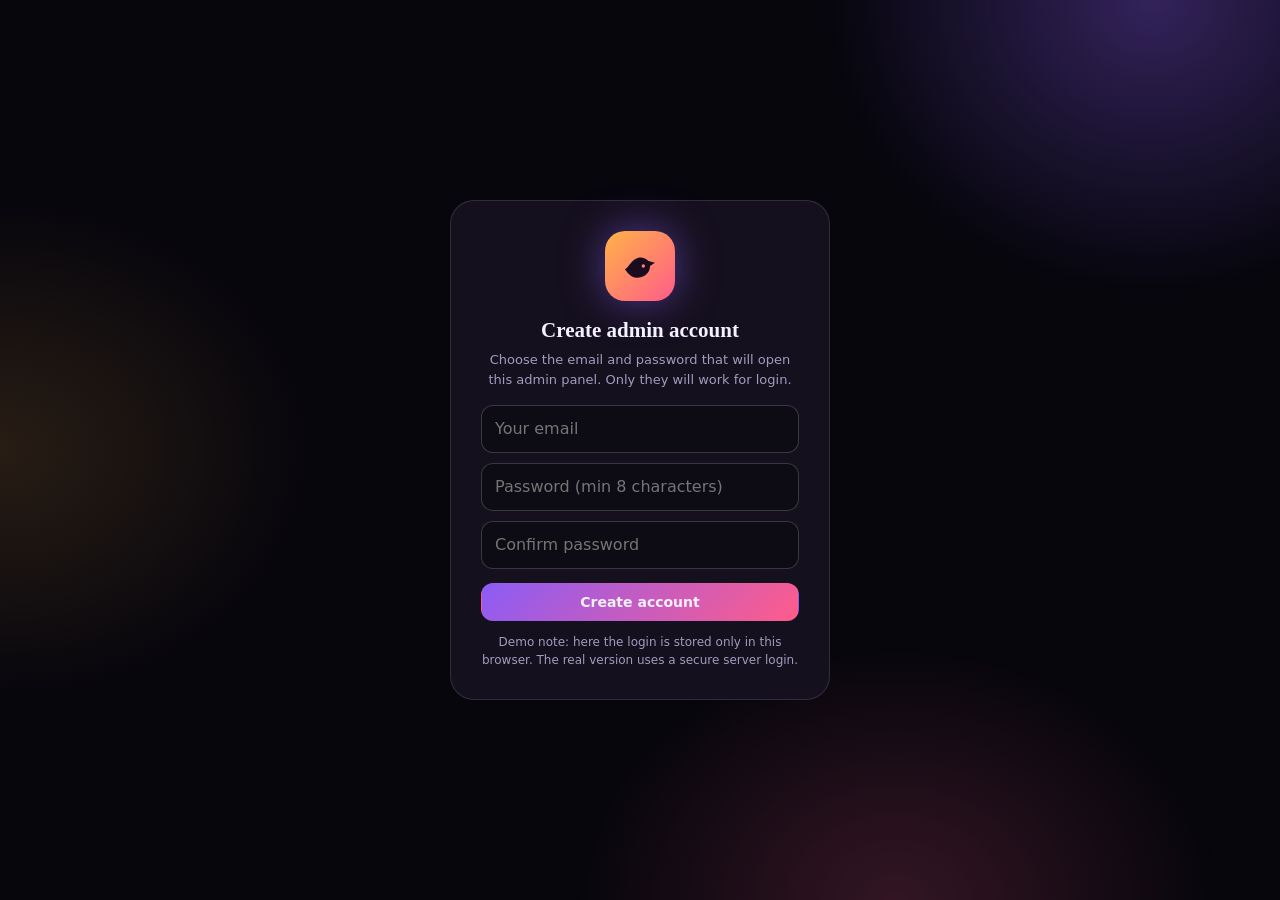
<file: admin-dashboard.html>
<!DOCTYPE html>
<html lang="en">
<head>
<meta charset="utf-8">
<meta name="viewport" content="width=device-width, initial-scale=1, viewport-fit=cover">
<title>Mr CrowSensei — Admin Panel (Demo)</title>
<style>
:root{--bg:#07060d;--a:#ffb347;--p:#ff5c8a;--v:#8b5cf6;--tx:#f3f0ff;--mu:#a29bbf;box-sizing:border-box;color-scheme:dark;padding-top:env(safe-area-inset-top,0px);padding-bottom:env(safe-area-inset-bottom,0px)}
*{box-sizing:border-box;margin:0}
html,body{min-height:100%}
body{background:var(--bg);color:var(--tx);font-family:system-ui,-apple-system,Segoe UI,sans-serif;line-height:1.5;overflow-x:hidden}
body::before{content:"";position:fixed;inset:0;z-index:-1;background:radial-gradient(500px 450px at 90% 0,#8b5cf655,transparent 65%),radial-gradient(500px 400px at 0 50%,#ffb34722,transparent 65%),radial-gradient(500px 400px at 70% 100%,#ff5c8a2e,transparent 65%)}
.gl{background:rgba(24,20,34,.84);border:1px solid rgba(255,255,255,.12);border-radius:24px}
.hide{display:none!important}
h2{font-family:Georgia,serif;font-size:21px}
.mu,small{color:var(--mu);font-size:13px}
input,textarea{width:100%;padding:11px 13px;border-radius:12px;border:1px solid rgba(255,255,255,.18);background:rgba(0,0,0,.3);color:var(--tx);font:inherit;outline:none}
input:focus,textarea:focus{border-color:var(--a)}
input[type=color]{padding:2px;height:46px;cursor:pointer}
input[type=file]{display:none}
label.l{display:block;font-size:12px;letter-spacing:.5px;text-transform:uppercase;color:var(--mu);margin:14px 0 6px}
.btn,.fl{padding:10px 16px;border-radius:12px;border:1px solid rgba(255,255,255,.22);background:rgba(255,255,255,.08);color:var(--tx);font:600 14px system-ui;cursor:pointer;white-space:nowrap;display:inline-flex;align-items:center;gap:8px;transition:.2s}
.btn:hover,.fl:hover{background:rgba(255,255,255,.16)}
.btn.p{background:linear-gradient(135deg,var(--v),var(--p));border-color:transparent}
.btn.x{color:#ff8aa5}
.row{display:flex;gap:8px;align-items:center;flex-wrap:wrap}
.wrap{max-width:760px;margin:auto;padding:12px 14px 60px}
@media(min-width:900px){.wrap{max-width:900px}}
/* login + loader */
#login,#ld{position:fixed;inset:0;display:grid;place-items:center;padding:20px;z-index:50}
#ld{z-index:70;background:var(--bg);flex-direction:column;gap:20px;display:flex;align-items:center;justify-content:center}
#login .gl{width:min(380px,100%);padding:30px;text-align:center}
.lg{width:70px;height:70px;border-radius:20px;background:linear-gradient(135deg,var(--a),var(--p));display:grid;place-items:center;margin:0 auto 14px;box-shadow:0 0 40px #8b5cf688;animation:pl 1.6s ease-in-out infinite}
.lg svg{width:40px}
@keyframes pl{50%{transform:scale(1.07)}}
.bar{width:200px;height:4px;border-radius:4px;background:rgba(255,255,255,.12);overflow:hidden}
.bar i{display:block;height:100%;width:0;background:linear-gradient(90deg,var(--a),var(--p),var(--v));animation:fl 1.2s ease-in-out forwards}
@keyframes fl{to{width:100%}}
/* top + tabs */
.top{position:sticky;top:calc(env(safe-area-inset-top,0px) + 8px);z-index:20;display:flex;justify-content:space-between;align-items:center;padding:9px 12px;margin-bottom:12px}
.top .lg{width:36px;height:36px;border-radius:11px;margin:0;animation:none;box-shadow:none}.top .lg svg{width:22px}
.brand{display:flex;align-items:center;gap:10px;font-family:Georgia,serif;font-weight:700}
.brand small{font-family:system-ui;font-weight:400;display:block;line-height:1}
.demo{background:#ffb3471f;border:1px dashed #ffb347aa;color:var(--a);padding:8px 12px;border-radius:12px;font-size:13px;margin-bottom:12px}
.tabs{display:flex;gap:8px;overflow-x:auto;padding:2px 0 12px;scrollbar-width:none}
.tabs .btn{flex:none}.tabs .on{background:linear-gradient(135deg,var(--v),var(--p));border-color:transparent}
/* cards + animation */
.pg>*{animation:up .5s both}.pg>*:nth-child(2){animation-delay:.07s}.pg>*:nth-child(3){animation-delay:.14s}.pg>*:nth-child(4){animation-delay:.21s}.pg>*:nth-child(n+5){animation-delay:.28s}
@keyframes up{from{opacity:0;transform:translateY(16px)}}
.card{padding:18px;margin-bottom:14px}
.card h2{margin-bottom:2px}
.g2{display:grid;grid-template-columns:1fr;gap:0 14px}
@media(min-width:700px){.g2{grid-template-columns:1fr 1fr}}
/* preview */
.pvx{padding:22px 16px;text-align:center;border-radius:20px;border:1px solid rgba(255,255,255,.14);margin-bottom:14px;overflow:hidden}
.pvx .pl{font-size:11px;letter-spacing:2px;color:var(--mu);margin-bottom:10px;text-transform:uppercase}
.lgp{width:46px;height:46px;border-radius:13px;background:linear-gradient(135deg,var(--pa),var(--pp)) center/cover;display:grid;place-items:center;margin:0 auto 10px}
.lgp svg{width:26px}
.kk{display:inline-block;padding:5px 12px;border-radius:10px;font-size:12px;font-weight:600;color:var(--pa);background:rgba(255,255,255,.08);border:1px solid rgba(255,255,255,.2)}
.pvx h3{font-family:Georgia,serif;font-size:34px;margin:10px 0 2px;background:linear-gradient(90deg,var(--pa),var(--pp),var(--pv));-webkit-background-clip:text;background-clip:text;color:transparent}
.tg{font-family:Georgia,serif;font-size:16px}
.sw{position:relative;display:inline-block;opacity:.6}
.sw::after{content:"";position:absolute;left:-3px;right:-3px;top:54%;height:3px;border-radius:3px;background:#ff2d4d;box-shadow:0 0 10px #ff2d4d;transform:scaleX(0);transform-origin:left;animation:ln 5s infinite}
@keyframes ln{0%,10%{transform:scaleX(0)}30%,88%{transform:scaleX(1)}95%,100%{transform:scaleX(0)}}
.nw{color:var(--pa);font-weight:700}
.hi{height:90px;border-radius:14px;background:center/cover;margin:12px 0 0}
.pvx p{color:var(--mu);font-size:13px;margin:8px 0 12px}
.bs{display:flex;gap:8px;justify-content:center;flex-wrap:wrap;margin-top:8px}
.bs span{display:inline-flex;gap:7px;align-items:center;padding:8px 14px;border-radius:12px;font-size:13px;font-weight:600;border:1px solid rgba(255,255,255,.25);background:rgba(255,255,255,.08)}
.bs span.m{background:linear-gradient(135deg,var(--pv),var(--pp));border-color:transparent}
.ic{width:16px;height:16px;flex:none}
.ths{display:grid;grid-template-columns:repeat(3,1fr);gap:6px;margin-top:14px}
.ths i{aspect-ratio:16/9;border-radius:8px;background:center/cover;border:1px solid rgba(255,255,255,.12)}
/* list items */
.it{display:flex;gap:10px;align-items:center;padding:10px;margin-top:10px;border-radius:16px;background:rgba(255,255,255,.05);border:1px solid rgba(255,255,255,.1);transition:transform .2s,opacity .2s}
.it.drg{opacity:.55;transform:scale(.97);border-color:var(--a)}
.it .f{flex:1;min-width:0}
.dh{width:34px;height:40px;display:grid;place-items:center;font-size:20px;color:var(--mu);cursor:grab;touch-action:none;flex:none;border-radius:10px;user-select:none}
.dh:hover{background:rgba(255,255,255,.1);color:#fff}
.pvw{width:96px;aspect-ratio:16/9;border-radius:10px;background:#201f22 center/cover;display:grid;place-items:center;font-size:11px;color:var(--mu);border:1px solid rgba(255,255,255,.15);flex:none}
.ur{display:flex;gap:12px;align-items:center;margin-top:12px}
.ur .pvw{width:110px}.ur .f{flex:1}
.av{width:42px;height:42px;border-radius:12px;display:grid;place-items:center;font-weight:800;color:#150d2b;flex:none}
.ic2{width:40px;height:40px;border-radius:12px;display:grid;place-items:center;background:rgba(255,255,255,.1);flex:none}
.ic2 .ic{width:20px;height:20px}
.sp{width:14px;height:14px;border-radius:50%;border:2px solid var(--a);border-top-color:transparent;animation:r 1s linear infinite;display:inline-block;vertical-align:middle}
@keyframes r{to{transform:rotate(360deg)}}
.ok{color:#7cffa0}
.em{border-left:4px solid #4f545c;background:#2b2d31;border-radius:8px;padding:12px 14px;margin-top:14px}
.em b{color:#00a8fc;display:block}.em p{font-size:14px;margin:4px 0 10px}
.eb{height:130px;border-radius:12px;background:#201f22 center/contain no-repeat;display:grid;place-items:center;color:var(--a);font:800 30px Georgia,serif}
.cw{display:grid;grid-template-columns:repeat(auto-fit,minmax(150px,1fr));gap:12px}
#toast{position:fixed;left:50%;top:calc(env(safe-area-inset-top,0px) + 72px);transform:translate(-50%,-20px);padding:11px 20px;border-radius:14px;background:#7cffa0;color:#06210a;font-weight:700;opacity:0;pointer-events:none;transition:.35s;z-index:90}
#toast.on{opacity:1;transform:translate(-50%,0)}
.card .pvx{margin:16px 0 0}
.stt{display:flex;justify-content:center;gap:26px;flex-wrap:wrap}.stt b{display:block;font:700 28px Georgia,serif;color:var(--pa)}
.sc2{text-align:left;padding:10px 0;border-bottom:1px solid rgba(255,255,255,.08)}.sc2:last-child{border:0}.sc2 small{text-transform:uppercase;color:var(--pa);letter-spacing:2px;font-size:10px}.sc2 h4{font:700 18px Georgia,serif}.sc2 p{margin:2px 0 0!important}
.nv{display:flex;align-items:center;justify-content:space-between;padding:8px 10px;border-radius:14px;background:rgba(255,255,255,.1);border:1px solid rgba(255,255,255,.2)}
.nv .lgp{width:32px;height:32px;margin:0;border-radius:10px}.nv .lgp svg{width:18px}
.chs{display:flex;gap:8px;flex-wrap:wrap;justify-content:center}.chs span{display:inline-flex;align-items:center;gap:8px;padding:6px 12px 6px 6px;border-radius:14px;background:rgba(255,255,255,.08);border:1px solid rgba(255,255,255,.14);font-size:12px;text-align:left}
.chs i{width:26px;height:26px;border-radius:8px;display:grid;place-items:center;font-style:normal;font-weight:800;color:#150d2b}
.tgd{display:grid;grid-template-columns:repeat(3,1fr);gap:8px}.tgd i{aspect-ratio:16/9;border-radius:10px;background:center/cover;position:relative;border:1px solid rgba(255,255,255,.12)}
.tgd em{position:absolute;left:5px;bottom:5px;font-style:normal;font-size:10px;padding:2px 8px;border-radius:7px;background:rgba(0,0,0,.5)}
.fq2{text-align:left;padding:10px 12px;border-radius:12px;background:rgba(255,255,255,.06);margin-top:8px;font-size:13px}.fq2 small{display:block;margin-top:4px}
.sy{display:flex;align-items:center;gap:12px;flex-wrap:wrap;margin-top:14px;padding:12px;border-radius:14px;background:rgba(124,255,160,.08);border:1px solid rgba(124,255,160,.3)}
.sy>div{flex:1;min-width:140px}
.dot{width:10px;height:10px;border-radius:50%;background:#7cffa0;box-shadow:0 0 10px #7cffa0;animation:pl 1.6s infinite}
.upc{color:#7cffa0;font-weight:700;font-size:12px;margin-left:4px}
.ic.im{border-radius:4px;object-fit:cover}
.mcar{display:flex;gap:16px;overflow:hidden;justify-content:center}
.mc{flex:none;width:96px;text-align:center}.mc i{display:grid;place-items:center;width:62px;height:62px;border-radius:50%;margin:0 auto 6px;border:3px solid rgba(255,255,255,.22);font-style:normal;font-weight:800;color:#150d2b}
.mc b{display:block;font-size:12px}.mc small{font-size:11px}
.mdots{display:flex;gap:6px;justify-content:center;margin-top:10px}.mdots span{width:6px;height:6px;border-radius:6px;background:rgba(255,255,255,.25)}.mdots .on{width:20px;background:linear-gradient(90deg,var(--pa),var(--pp))}
.fxb{position:relative;height:110px;border-radius:14px;overflow:hidden;background:#0b0914}
.fxt{position:absolute;inset:0;opacity:.5;transform:rotate(-8deg) scale(1.3)}
.fxt>div{display:flex;gap:8px;width:max-content;animation:mq 40s linear infinite;margin-top:18px}
.fxt i{width:90px;height:50px;border-radius:8px;flex:none}
.fxb u{position:absolute;bottom:-6px;width:3px;height:3px;border-radius:50%;background:#ffb347;animation:rise linear infinite;text-decoration:none}
@keyframes rise{to{transform:translateY(-130px);opacity:0}}
@keyframes mq{to{transform:translateX(-50%)}}
.fxc{overflow:hidden;margin-top:10px}.fxc>div{display:flex;gap:10px;width:max-content;animation:mq linear infinite}
.mc2{display:inline-flex;gap:6px;align-items:center;padding:5px 10px 5px 5px;border-radius:12px;background:rgba(255,255,255,.08);font-size:12px;white-space:nowrap}.mc2 i{width:22px;height:22px;border-radius:50%}
.fl2{display:flex;gap:10px;align-items:center;margin-top:14px;cursor:pointer;font-size:14px}
input[type=checkbox]{width:20px;height:20px;padding:0;accent-color:#8b5cf6}
input[type=range]{padding:0;height:6px;accent-color:#8b5cf6}
.pcw{container-type:inline-size}
.pcar{--sw:min(300px,84cqw);display:flex;overflow-x:auto;scrollbar-width:none;padding:10px calc(50% - var(--sw)/2) 6px;cursor:grab;overscroll-behavior-x:contain;-webkit-overflow-scrolling:touch}
.pcar::-webkit-scrollbar{display:none}
.pcl{flex:0 0 var(--sw);display:flex;flex-direction:column;align-items:center;gap:6px;text-align:center}
.pcl i{display:grid;place-items:center;width:clamp(80px,28cqw,150px);height:clamp(80px,28cqw,150px);border-radius:50%;font:800 44px system-ui;color:#150d2b;border:3px solid rgba(255,255,255,.22);margin-bottom:12px;font-style:normal}
.pcl b{font-size:15px}.pcl small{font-size:13px}
.pdots{display:flex;gap:8px;justify-content:center;margin-top:8px}.pdots span{width:7px;height:7px;border-radius:7px;background:rgba(255,255,255,.25);transition:.35s}.pdots .on{width:26px;background:linear-gradient(90deg,var(--pa),var(--pp))}
.vg{display:grid;grid-template-columns:repeat(auto-fit,minmax(130px,1fr));gap:10px;margin-top:14px}
.vs{padding:14px;border-radius:16px;background:rgba(255,255,255,.06);border:1px solid rgba(255,255,255,.12)}.vs small{display:block}.vs b{font:700 28px Georgia,serif;background:linear-gradient(90deg,var(--a),var(--p));-webkit-background-clip:text;background-clip:text;color:transparent}
.vb{display:flex;gap:6px;align-items:flex-end;height:130px}.vbc{flex:1;height:100%;display:flex;flex-direction:column;justify-content:flex-end;align-items:center;gap:4px}.vbc i{display:block;width:100%;border-radius:6px 6px 2px 2px;background:linear-gradient(180deg,var(--p),var(--v));transition:height .4s}.vbc small{font-size:10px}
.sr{display:flex;align-items:center;gap:10px;margin-top:12px;font-size:13px}.sr span{width:80px}.sr>div{flex:1;height:8px;border-radius:8px;background:rgba(255,255,255,.1);overflow:hidden}.sr i{display:block;height:100%;background:linear-gradient(90deg,var(--a),var(--p))}.sr b{width:38px;text-align:right}
.ftp{text-align:left}.ftb{display:flex;align-items:center;gap:10px}.ftb .lgp{margin:0;width:34px;height:34px;border-radius:10px}.ftb .lgp svg{width:20px}
.ftr{display:flex;justify-content:space-between;gap:8px;flex-wrap:wrap;border-top:1px solid rgba(255,255,255,.1);margin-top:12px;padding-top:10px;font-size:12px;color:var(--mu)}
.kk{display:inline-flex;align-items:center;gap:10px;padding:7px 18px 7px 7px;border-radius:999px;background:#14121e;border:1px solid rgba(255,255,255,.18);color:#fff;font-weight:700;font-size:13px}
.gd{width:26px;height:26px;border-radius:50%;background:rgba(52,213,138,.14);display:grid;place-items:center}
.gd::after{content:"";width:11px;height:11px;border-radius:50%;background:#34d58a;animation:gdp 2s ease-in-out infinite}
@keyframes gdp{0%,100%{box-shadow:0 0 3px 0 #34d58a}50%{box-shadow:0 0 14px 4px #34d58a}}
.pts{display:grid;grid-template-columns:1fr 1fr;gap:12px;margin-top:14px}
.pt{position:relative;border-radius:16px;border:2px solid rgba(255,255,255,.14);background:#0b0914;overflow:hidden;cursor:pointer;padding-bottom:10px;text-align:center;transition:.25s}
.pt canvas{display:block;width:100%;height:110px}
.pt b{display:block;margin-top:8px}
.pt.on{border-color:var(--a);box-shadow:0 0 0 3px #ffb34733}
.pt.on::after{content:"✓ Selected";position:absolute;top:8px;right:8px;font-size:11px;font-weight:700;padding:3px 9px;border-radius:999px;background:var(--a);color:#150d2b}
.ftc{text-align:center}.ftc .ftb{justify-content:center}
.ftc .ln{width:90px;height:1px;background:rgba(255,255,255,.2);margin:12px auto}

.lw{position:relative;width:116px;height:116px;display:grid;place-items:center}
.ring{position:absolute;inset:0;border-radius:50%;background:conic-gradient(from 0deg,transparent 0 15%,var(--a),var(--p),var(--v),transparent 85%);-webkit-mask:radial-gradient(farthest-side,transparent calc(100% - 4px),#000 calc(100% - 3px));mask:radial-gradient(farthest-side,transparent calc(100% - 4px),#000 calc(100% - 3px));animation:spin 1.4s linear infinite}
@keyframes spin{to{transform:rotate(360deg)}}
.lcr{width:86px;height:86px;border-radius:50%;background:linear-gradient(135deg,var(--a),var(--p));display:grid;place-items:center;animation:pl 1.6s ease-in-out infinite}
.lcr svg{width:46px;fill:#1a0b1f}
.lnm{font:600 20px system-ui;letter-spacing:.5px;animation:lfade 1s .2s both}
@keyframes lfade{from{opacity:0;transform:translateY(8px)}}
.lnm span{opacity:0;transform:translateY(12px);animation:lch .5s calc(var(--i)*70ms + .2s) forwards}
.lnm .sp{width:10px}
@keyframes lch{to{opacity:1;transform:none}}
.lbar{width:180px;height:3px;border-radius:3px;background:rgba(255,255,255,.1);overflow:hidden}
.lbar i{display:block;height:100%;width:45%;border-radius:3px;background:linear-gradient(90deg,transparent,#b79cff,transparent);animation:slide 1.2s ease-in-out infinite}
@keyframes slide{from{transform:translateX(-100%)}to{transform:translateX(230%)}}
.kk{padding:9px 18px 9px 14px;font-weight:600;font-size:13px;gap:10px;background:rgba(20,17,30,.85);border:1px solid rgba(255,255,255,.14);color:#ece8f6}
.gd{width:10px;height:10px;border-radius:50%;background:#34d58a;display:block;animation:gdp 2s ease-in-out infinite}
.gd::after{display:none}
@keyframes gdp{0%,100%{box-shadow:0 0 2px 0 rgba(52,213,138,.9)}50%{box-shadow:0 0 14px 5px rgba(52,213,138,.5)}}
.pcl{flex:0 0 var(--sw);padding:0 0 16px;border-radius:26px;background:rgba(24,20,34,.84);border:1px solid rgba(255,255,255,.12);overflow:hidden;margin:0 6px;gap:0;text-align:center}
.pcb{height:70px;width:100%}
.pcl i{width:76px;height:76px;margin:-38px auto 8px;border:4px solid #0d0a14;font-size:30px;position:relative}
.pcl b{font:800 17px Georgia,serif}
.pcs{display:inline-block;margin:10px 0;padding:7px 14px;border-radius:999px;background:rgba(10,8,16,.7);border:1px solid rgba(255,255,255,.12);font-size:12px}
.pcv{display:block;margin:0 16px;padding:11px;border-radius:999px;border:1px solid rgba(139,92,246,.7);background:rgba(80,50,160,.4);font-size:13px;font-weight:600}
.gtx{background:linear-gradient(90deg,#ffb347,#ff5c8a,#b79cff);-webkit-background-clip:text;background-clip:text;color:transparent}
.cbx{max-width:340px;margin:14px auto 0;padding:18px;border-radius:24px;background:rgba(24,20,34,.84);border:1px solid rgba(255,255,255,.12)}
.cbx b{font:800 16px Georgia,serif}
.cbt{display:flex;gap:8px;align-items:center;justify-content:center;padding:11px;border-radius:999px;border:1px solid rgba(255,255,255,.14);background:rgba(255,255,255,.06);font-size:13px;font-weight:600}
.cbt.m{background:linear-gradient(135deg,#7c4dff,#a15cff);border-color:transparent}
.orx{text-align:center;font-size:10px;letter-spacing:2px;text-transform:uppercase;color:var(--mu);margin:6px 0}
.sc2{text-align:center}
.sc2 small{display:flex;align-items:center;justify-content:center;gap:10px;color:#a78bfa;font:600 11px system-ui;letter-spacing:1.5px}
.sc2 small::before,.sc2 small::after{content:"";width:34px;height:1px}
.sc2 small::before{background:linear-gradient(90deg,transparent,#8b5cf6)}
.sc2 small::after{background:linear-gradient(90deg,#8b5cf6,transparent)}
.sc2 h4{font:800 20px system-ui}
.pcar{position:relative;--sw:min(240px,66cqw)}
.pcl{transition:transform .35s,border-color .25s,box-shadow .25s}
.pcl.pselect{transform:scale(1.05);border-color:#b79cff;box-shadow:0 0 0 1px #b79cff,0 0 18px rgba(139,92,246,.25);z-index:2;position:relative}
.pcb{position:relative}
.pcb::after{content:"";position:absolute;inset:0;background:repeating-linear-gradient(135deg,rgba(255,255,255,.14) 0 10px,transparent 10px 26px);opacity:.55}
.pcb::before{content:"";position:absolute;inset:0;z-index:1;background:linear-gradient(to bottom,transparent 30%,rgba(20,17,32,.97))}
.pcl i{z-index:2;box-shadow:0 10px 22px rgba(0,0,0,.65)}
.pnav{display:flex;align-items:center;justify-content:center;gap:26px;margin-top:6px}
.pa{font-size:24px;color:var(--mu);line-height:1}
.pdots .on{box-shadow:0 0 10px 2px rgba(183,156,255,.75)}
.nv{border-radius:999px;padding:6px 10px 6px 8px;background:linear-gradient(135deg,rgba(255,255,255,.22),rgba(255,255,255,.06) 45%,rgba(255,255,255,.14));border:1px solid rgba(255,255,255,.28);box-shadow:inset 0 1.5px 1px rgba(255,255,255,.5)}
.nv .lgp{width:30px;height:30px;box-shadow:0 0 12px rgba(255,140,110,.6),0 0 24px rgba(139,92,246,.5)}
.nv b{font:700 14px system-ui}
.top{flex-wrap:nowrap;gap:8px;padding:8px 10px}
.top .row{flex-wrap:nowrap;gap:6px;flex:none}
.top .btn{padding:8px 12px;font-size:13px}
.brand{min-width:0;font-size:15px}
.brand>div:last-child{white-space:nowrap;overflow:hidden;text-overflow:ellipsis}
.brand small{font-size:11px}
.abp{display:flex;flex-direction:column;align-items:center;gap:8px;margin-top:12px}
.abav{width:84px;height:84px;border-radius:24px;background:linear-gradient(135deg,var(--pa),var(--pp)) center/cover;display:grid;place-items:center;border:1px solid rgba(255,255,255,.14)}
.abav svg{width:44px}
.abp b{font:800 17px system-ui}
.abp p{max-width:420px;margin:0!important}
.m2{padding:10px 22px;border-radius:999px;background:linear-gradient(135deg,#7c4dff,#a15cff);font-size:13px;font-weight:600;color:#fff}
.nv{max-width:340px;margin:0 auto;gap:10px}
.nv .lgp{border-radius:50%;margin:0}
.nv b{flex:1;text-align:left;margin-left:6px}
.burg{display:flex;flex-direction:column;gap:4px;padding:4px}
.burg i{display:block;width:18px;height:2px;border-radius:2px;background:#fff}
.swr{display:flex;align-items:center;justify-content:space-between;gap:14px;padding:12px 14px;border-radius:16px;background:rgba(255,255,255,.05);border:1px solid rgba(255,255,255,.1);margin-top:12px}
.swr small{display:block;margin-top:2px}
.tgl{position:relative;display:block;width:52px;height:30px;flex:none}
.tgl input{position:absolute;inset:0;width:100%;height:100%;opacity:0;margin:0;padding:0;z-index:2;cursor:pointer}
.tgl i{display:block;width:52px;height:30px;border-radius:30px;background:rgba(255,255,255,.18);transition:.25s;position:relative}
.tgl i::after{content:"";position:absolute;top:3px;left:3px;width:24px;height:24px;border-radius:50%;background:#fff;transition:.25s}
.tgl input:checked+i{background:linear-gradient(135deg,#7c4dff,#a15cff)}
.tgl input:checked+i::after{transform:translateX(22px)}
.tg .sw{opacity:1;animation:dim 6s infinite}
.tg .sw::after{animation:ln 6s infinite}
.tg .nw{display:inline-block;color:var(--pa);font-weight:700;animation:pop 6s infinite}
@keyframes dim{0%,25%{opacity:1}35%,88%{opacity:.4}95%,100%{opacity:1}}
@keyframes pop{0%,28%{opacity:0;transform:translateY(6px) scale(.9)}40%,88%{opacity:1;transform:none}95%,100%{opacity:0;transform:translateY(6px) scale(.9)}}
.lnk{display:block;margin:14px auto 0;background:none;border:0;color:#b79cff;font:600 13px system-ui;cursor:pointer;padding:6px}
.msg{font-size:13px;margin-top:12px;line-height:1.4}
.msg.ok{color:#7cffa0}.msg.err{color:#ff8aa5}
.addrow{display:flex;gap:8px;margin-top:12px}
.addrow>*{flex:1;justify-content:center;white-space:nowrap;padding:10px 8px;font-size:13px}
.pcar{position:relative;display:flex;gap:12px;overflow-x:auto;scrollbar-width:none;padding:22px 10px 16px;--sw:min(230px,68cqw)}
.pcar::-webkit-scrollbar{display:none}
.pcl{flex:0 0 var(--sw);margin:0;padding:0 0 16px;border-radius:24px;background:rgba(24,20,34,.9);border:1px solid rgba(255,255,255,.12);overflow:hidden;text-align:center;transition:transform .35s,border-color .25s,box-shadow .25s;user-select:none;-webkit-user-select:none;cursor:pointer}
.pcl.pselect{transform:scale(1.05);border-color:#b79cff;box-shadow:0 0 0 1px #b79cff,0 0 20px rgba(139,92,246,.25);z-index:2}
.pcb{height:70px;position:relative}
.pca{width:62px;height:62px;border-radius:50%;margin:-31px auto 0;border:4px solid #0d0a14;display:grid;place-items:center;font:800 24px system-ui;color:#150d2b;position:relative;z-index:2;box-shadow:0 10px 22px rgba(0,0,0,.65)}
.pcn{font:800 16px system-ui;margin-top:10px}
.pch{color:var(--mu);font-size:12px}
.pcs{display:inline-flex;align-items:center;gap:6px;margin:10px 0;padding:7px 14px;border-radius:999px;background:rgba(10,8,16,.7);border:1px solid rgba(255,255,255,.12);font-size:12px;color:var(--mu)}
.pcv{display:block;margin:0 16px;padding:11px;border-radius:999px;border:1px solid rgba(139,92,246,.7);background:linear-gradient(135deg,rgba(80,50,160,.5),rgba(30,20,60,.8));font-size:13px;font-weight:600}
.pnav{display:flex;align-items:center;justify-content:center;gap:28px}
.pa{background:none;border:0;color:var(--mu);font-size:26px;line-height:1;cursor:pointer;padding:0 4px}
.pdots{display:flex;gap:8px;align-items:center}
.pdots span{width:7px;height:7px;border-radius:7px;background:rgba(255,255,255,.25);transition:.3s;cursor:pointer;box-shadow:0 0 6px rgba(183,156,255,.25)}
.pdots .on{width:22px;background:#b79cff;box-shadow:0 0 10px 2px rgba(183,156,255,.75)}
.rowfit{display:flex;gap:8px;flex-wrap:nowrap;margin-top:12px}
.rowfit>*{flex:1;justify-content:center;padding:10px 6px;font-size:13px;text-align:center}
.pcar{position:relative;display:flex;gap:12px;overflow-x:auto;scrollbar-width:none;padding:26px 10px 18px;cursor:grab;overscroll-behavior-x:contain;-webkit-overflow-scrolling:touch}
.pc2{flex:0 0 min(200px,64cqw);border-radius:22px;background:rgba(20,17,32,.9);border:1px solid rgba(255,255,255,.12);overflow:hidden;text-align:center;padding-bottom:14px;transition:transform .35s,border-color .25s,box-shadow .25s;cursor:pointer;user-select:none;-webkit-user-select:none}
.pc2.sel{transform:scale(1.05);border-color:#b79cff;box-shadow:0 0 0 1px #b79cff,0 0 18px rgba(139,92,246,.25);z-index:2}
.pb2{height:58px;position:relative}
.pb2::after{content:"";position:absolute;inset:0;background:repeating-linear-gradient(135deg,rgba(255,255,255,.14) 0 10px,transparent 10px 26px);opacity:.55}
.pb2::before{content:"";position:absolute;inset:0;z-index:1;background:linear-gradient(to bottom,transparent 30%,rgba(20,17,32,.97))}
.pa2{width:54px;height:54px;border-radius:50%;margin:-27px auto 0;border:3px solid #0d0a14;display:grid;place-items:center;font:700 20px system-ui;color:#150d2b;position:relative;z-index:2;box-shadow:0 10px 20px rgba(0,0,0,.65)}
.pn2{font:800 15px system-ui;margin-top:8px}
.ph2{font-size:11px;color:var(--mu)}
.ps2{display:inline-block;margin:9px 0;padding:6px 12px;border-radius:999px;background:rgba(10,8,16,.7);border:1px solid rgba(255,255,255,.12);font-size:11px;color:var(--mu)}
.pv2{margin:0 14px;padding:9px;border-radius:999px;border:1px solid rgba(139,92,246,.7);background:rgba(80,50,160,.4);font-size:12px;font-weight:600}
.pcar{--cw:min(210px,64cqw);display:flex;gap:12px;overflow-x:auto;scrollbar-width:none;padding:20px 8px 14px;position:relative}
.pcar::-webkit-scrollbar{display:none}
.pcd{flex:0 0 var(--cw);border-radius:22px;background:rgba(20,17,32,.92);border:1px solid rgba(255,255,255,.12);overflow:hidden;text-align:center;padding-bottom:14px;transition:transform .35s,border-color .25s,box-shadow .25s;user-select:none;-webkit-user-select:none}
.pcd.pselect{transform:scale(1.05);border-color:#b79cff;box-shadow:0 0 0 1px #b79cff,0 0 18px rgba(139,92,246,.25);z-index:2}
.pcd-b{height:60px;position:relative}
.pcd-b::after{content:"";position:absolute;inset:0;background:repeating-linear-gradient(135deg,rgba(255,255,255,.14) 0 10px,transparent 10px 26px);opacity:.55}
.pcd-b::before{content:"";position:absolute;inset:0;z-index:1;background:linear-gradient(to bottom,transparent 30%,rgba(20,17,32,.97))}
.pcd-a{width:56px;height:56px;margin:-28px auto 0;border-radius:50%;border:3px solid #0d0a14;display:grid;place-items:center;font:700 22px system-ui;color:#150d2b;position:relative;z-index:2;box-shadow:0 10px 20px rgba(0,0,0,.65)}
.pcd-n{font:800 15px system-ui;margin-top:8px}
.pcd-h{font-size:11px;color:var(--mu)}
.pcd-s{display:inline-block;margin:10px 0;padding:6px 12px;border-radius:999px;background:rgba(10,8,16,.7);border:1px solid rgba(255,255,255,.12);font-size:11px;color:var(--mu)}
.pcd-v{margin:0 14px;padding:10px;border-radius:999px;border:1px solid rgba(139,92,246,.7);background:rgba(80,50,160,.4);font-size:12px;font-weight:600}
.row.one>*{flex:1;justify-content:center;white-space:nowrap;padding:11px 8px;font-size:13px;text-align:center}
.row.one .fl{display:inline-flex;align-items:center}
.cprev{display:flex;justify-content:center;gap:10px;overflow:hidden;padding:16px 0 10px}
.cprc{flex:0 0 58%;max-width:200px;border-radius:22px;background:rgba(20,17,32,.9);border:1px solid rgba(255,255,255,.12);overflow:hidden;text-align:center;padding-bottom:12px;transition:.3s}
.cprc.sel{transform:scale(1.04);border-color:#b79cff;box-shadow:0 0 0 1px #b79cff}
.cprb{height:54px;position:relative}
.cprb::after{content:"";position:absolute;inset:0;background:repeating-linear-gradient(135deg,rgba(255,255,255,.14) 0 10px,transparent 10px 26px);opacity:.55}
.cprb::before{content:"";position:absolute;inset:0;z-index:1;background:linear-gradient(to bottom,transparent 30%,rgba(20,17,32,.97))}
.cpra{width:50px;height:50px;border-radius:50%;margin:-25px auto 0;border:3px solid #0d0a14;display:grid;place-items:center;font:800 20px system-ui;color:#150d2b;position:relative;z-index:2;box-shadow:0 8px 16px rgba(0,0,0,.6)}
.cprc b{display:block;font:800 14px system-ui;margin-top:8px}
.cprc small{display:block;color:var(--mu);font-size:11px}
.cprs{display:inline-block;margin:8px 0;padding:5px 12px;border-radius:999px;background:rgba(10,8,16,.7);border:1px solid rgba(255,255,255,.12);font-size:11px;color:var(--mu)}
.cprv{margin:0 14px;padding:8px;border-radius:999px;border:1px solid rgba(139,92,246,.7);background:rgba(80,50,160,.4);font-size:12px;font-weight:600}
</style>
</head>
<body>
<div id="login"><div class="gl" id="lc">
  <div class="lg"><svg viewBox="0 0 24 24" fill="#1a0b1f"><path d="M3 14c2-1 3-4 6-6 3-2 6-1 8 1l4 1-3 2c0 4-3 7-8 7-3 0-5-2-7-5zm11-3a1 1 0 100 2 1 1 0 000-2z"/></svg></div>
  <h2>Admin Login</h2><p class="mu" style="margin:4px 0 16px">Mr CrowSensei dashboard</p>
  <input id="le" type="text" inputmode="email" placeholder="Email" autocomplete="username" autocapitalize="off" spellcheck="false"><div style="height:10px"></div><input id="lp" type="password" placeholder="Password" autocomplete="current-password">
  <button class="btn p" style="width:100%;margin-top:16px;justify-content:center" id="li">Log in</button>
  <div class="msg" id="lmsg"></div>
  <button class="lnk" id="fp">Forgot password?</button>
</div>
<div class="gl hide" id="suc"><div class="lg"><svg viewBox="0 0 24 24" fill="#1a0b1f"><path d="M3 14c2-1 3-4 6-6 3-2 6-1 8 1l4 1-3 2c0 4-3 7-8 7-3 0-5-2-7-5zm11-3a1 1 0 100 2 1 1 0 000-2z"/></svg></div><h2>Create admin account</h2><p class="mu" style="margin:4px 0 16px">Choose the email and password that will open this admin panel. Only they will work for login.</p>
  <input id="se" type="text" inputmode="email" placeholder="Your email" autocomplete="off" autocapitalize="off" spellcheck="false"><div style="height:10px"></div>
  <input id="sp" type="password" placeholder="Password (min 8 characters)" autocomplete="new-password"><div style="height:10px"></div>
  <input id="sc" type="password" placeholder="Confirm password" autocomplete="new-password">
  <button class="btn p" style="width:100%;margin-top:14px;justify-content:center" id="sbtn">Create account</button>
  <div class="msg" id="smsg"></div>
  <p class="mu" style="font-size:12px;margin-top:12px">Demo note: here the login is stored only in this browser. The real version uses a secure server login.</p>
</div>
<div class="gl hide" id="fgc"><div class="lg"><svg viewBox="0 0 24 24" fill="#1a0b1f"><path d="M3 14c2-1 3-4 6-6 3-2 6-1 8 1l4 1-3 2c0 4-3 7-8 7-3 0-5-2-7-5zm11-3a1 1 0 100 2 1 1 0 000-2z"/></svg></div><h2>Forgot password?</h2><p class="mu" style="margin:4px 0 16px">Enter your email and we will send you a reset link.</p>
  <input id="fem" type="text" inputmode="email" name="rst-q" placeholder="Enter your email" autocomplete="nope" autocapitalize="off" autocorrect="off" spellcheck="false" readonly onfocus="this.removeAttribute('readonly')">
  <button class="btn p" style="width:100%;margin-top:14px;justify-content:center" id="fsend">Send reset link</button>
  <div class="msg" id="fmsg"></div>
  <button class="btn hide" style="width:100%;margin-top:12px;justify-content:center" id="fopen">Open link from email (demo)</button>
  <button class="lnk" id="fbk">← Back to login</button>
</div>
<div class="gl hide" id="rsc"><div class="lg"><svg viewBox="0 0 24 24" fill="#1a0b1f"><path d="M3 14c2-1 3-4 6-6 3-2 6-1 8 1l4 1-3 2c0 4-3 7-8 7-3 0-5-2-7-5zm11-3a1 1 0 100 2 1 1 0 000-2z"/></svg></div><h2>Set new password</h2><p class="mu" style="margin:4px 0 16px">Enter a new password and confirm it.</p>
  <input id="np" type="password" placeholder="New password"><div style="height:10px"></div><input id="cp" type="password" placeholder="Confirm password">
  <button class="btn p" style="width:100%;margin-top:14px;justify-content:center" id="rset">Save new password</button>
  <div class="msg" id="rmsg"></div>
</div></div>
<div id="ld" class="hide"><div class="lw"><div class="ring"></div><div class="lcr"><svg viewBox="0 0 24 24"><path d="M3 14c2-1 3-4 6-6 3-2 6-1 8 1l4 1-3 2c0 4-3 7-8 7-3 0-5-2-7-5zm11-3a1 1 0 100 2 1 1 0 000-2z"/></svg></div></div></div>

<div id="app" class="hide"><div class="wrap">
  <header class="top gl"><div class="brand"><div class="lg"><svg viewBox="0 0 24 24" fill="#1a0b1f"><path d="M3 14c2-1 3-4 6-6 3-2 6-1 8 1l4 1-3 2c0 4-3 7-8 7-3 0-5-2-7-5zm11-3a1 1 0 100 2 1 1 0 000-2z"/></svg></div><div>CrowSensei<small>Admin panel</small></div></div>
  <div class="row"><button class="btn p" id="sa">✓ Save</button><button class="btn" id="lo">Logout</button></div></header>
  <div class="demo">DEMO: try everything. Nothing is saved yet; the real version will save to a database.</div>
  <nav class="tabs" id="tabs"></nav>
  <div id="main"></div>
</div></div>
<div id="toast"></div>

<script>
var $=function(i){return document.getElementById(i)};
var ICO={discord:'<path d="M19.3 5.4A16.6 16.6 0 0 0 15.2 4.1l-.5 1a15.4 15.4 0 0 0-5.4 0l-.5-1A16.6 16.6 0 0 0 4.7 5.4C2.100 9.300 1.400 13.100 1.700 16.800a16.700 16.700 0 0 0 5.100 2.600l1.100-1.800a10.800 10.800 0 0 1-1.700-.8l.4-.3a11.900 11.900 0 0 0 10.200 0l.4.3a10.800 10.800 0 0 1-1.700.8l1.100 1.800a16.700 16.700 0 0 0 5.100-2.600c.4-4.300-.7-8-3.100-11.400zM8.700 14.600c-1 0-1.800-.9-1.800-2s.8-2 1.800-2 1.800.9 1.800 2-.8 2-1.800 2zm6.600 0c-1 0-1.800-.9-1.800-2s.8-2 1.800-2 1.800.9 1.800 2-.8 2-1.800 2z"/>',x:'<path d="M18.2 3h3.1l-6.8 7.7L22.5 21h-6.3l-4.9-6.4L5.7 21H2.6l7.3-8.3L2 3h6.4l4.4 5.9L18.2 3zm-1.1 16.2h1.7L7.3 4.7H5.5l11.6 14.5z"/>',youtube:'<path fill-rule="evenodd" d="M22 8.2a3 3 0 0 0-2.1-2.1C18 5.6 12 5.6 12 5.6s-6 0-7.9.5A3 3 0 0 0 2 8.2C1.500 10.100 1.500 12 1.500 12s0 1.900.5 3.800a3 3 0 0 0 2.100 2.100c1.900.5 7.900.5 7.900.5s6 0 7.900-.5a3 3 0 0 0 2.100-2.100c.5-1.900.5-3.800.5-3.800s0-1.900-.5-3.800zM10 15V9l5.200 3z"/>',instagram:'<rect x="3" y="3" width="18" height="18" rx="5" fill="none" stroke="currentColor" stroke-width="2"/><circle cx="12" cy="12" r="4" fill="none" stroke="currentColor" stroke-width="2"/><circle cx="17.2" cy="6.8" r="1.2"/>',telegram:'<path d="M21.5 3.5 2.8 10.7c-.9.4-.9 1.3 0 1.600l4.700 1.500 1.800 5.600c.2.600 1 .800 1.400.300l2.600-2.600 4.900 3.600c.6.400 1.400.100 1.600-.700l3-15.100c.2-.900-.7-1.500-1.500-1.100z"/>',whatsapp:'<path d="M12 2a10 10 0 0 0-8.600 15L2 22l5.200-1.400A10 10 0 1 0 12 2zm0 18.200a8.200 8.200 0 0 1-4.200-1.200l-.3-.2-3 .8.8-2.900-.2-.3A8.200 8.200 0 1 1 12 20.200zm4.500-6.100c-.2-.1-1.500-.7-1.700-.8-.2-.1-.4-.1-.6.100l-.8 1c-.1.200-.3.200-.5.100a6.700 6.700 0 0 1-3.300-2.900c-.2-.4.200-.4.700-1.300.1-.2 0-.3 0-.5l-.8-1.800c-.2-.5-.4-.4-.6-.4h-.5a1 1 0 0 0-.7.300 3 3 0 0 0-.9 2.200 5.300 5.300 0 0 0 1.100 2.800c.1.200 2.100 3.200 5.100 4.500 1.900.8 2.600.9 3.500.7.600-.1 1.700-.7 2-1.400.2-.7.200-1.200.2-1.400l-.5-.3z"/>',mail:'<path d="M3 5h18a1 1 0 0 1 1 1v12a1 1 0 0 1-1 1H3a1 1 0 0 1-1-1V6a1 1 0 0 1 1-1zm9 7L4 7v1.600l8 5 8-5V7l-8 5z"/>',link:'<path d="M10.600 13.400a4 4 0 0 0 5.700 0l3-3a4 4 0 0 0-5.700-5.700l-1 1m1.800 4.900a4 4 0 0 0-5.700 0l-3 3a4 4 0 0 0 5.700 5.700l1-1" fill="none" stroke="currentColor" stroke-width="2" stroke-linecap="round"/>'};
function ico(u){u=(u||'').toLowerCase();var k='link';if(/discord/.test(u))k='discord';else if(/\/\/(www\.)?(x|twitter)\.com/.test(u))k='x';else if(/youtu/.test(u))k='youtube';else if(/instagram/.test(u))k='instagram';else if(/t\.me|telegram/.test(u))k='telegram';else if(/wa\.me|whatsapp/.test(u))k='whatsapp';else if(/^mailto:/.test(u))k='mail';return '<svg class="ic" viewBox="0 0 24 24" fill="currentColor">'+ICO[k]+'</svg>'}
function esc(s){return String(s==null?'':s).replace(/[&<>"]/g,function(c){return {'&':'&amp;','<':'&lt;','>':'&gt;','"':'&quot;'}[c]})}
function T(m){var t=$('toast');t.textContent=m;t.classList.add('on');clearTimeout(T.x);T.x=setTimeout(function(){t.classList.remove('on')},1900)}
function fm(n){return n>=1e6?(n/1e6).toFixed(2)+'M':Math.round(n/1e3)+'K'}
var S={badge:'Available for Commissions',title:'CrowSensei',t1:'Your Video Deserves A Thumbnail That',w1:'Whispers',w2:'Roars',desc:'Minecraft thumbnails built to make thumbs stop scrolling and start tapping.',btn1:'View My Work',btn2:'Work With Me',s1:'300+',s2:'40+',s3:'50M+',ptitle:'Featured Thumbnails',psub:'Recent thumbnails crafted for Minecraft creators.',ctitle:'Trusted by creators',csub:'Real creators who grew their channels with Mr CrowSensei thumbnails. Drag to move, tap to select.',atitle:'The mind behind the feathers',aname:'Mr CrowSensei',about:'I design Minecraft thumbnails with a simple rule: if it doesn’t make you curious in one second, it isn’t done.',abtn:'Let’s talk',ftitle:'Quick answers',cotitle:'Ready to make your next video unmissable?',cosub:'Tell me about your channel and I’ll take it from there.',conote:'Usually replies within 24 hours.',site:'Mr CrowSensei',cta:'Contact Me',foot:'© 2026 Mr CrowSensei. All rights reserved.'};
var L={badge:'Hero badge',title:'Name',t1:'Tagline (first part)',w1:'Struck-out word (red line)',w2:'Replacement word',desc:'Description',btn1:'Button 1',btn2:'Button 2',s1:'Stat 1',s2:'Stat 2',s3:'Stat 3',ptitle:'Heading',psub:'Text',ctitle:'Heading',csub:'Text',atitle:'Heading',aname:'Name',about:'About text',abtn:'Button text',ftitle:'Heading',cotitle:'Heading',cosub:'Text',conote:'Note under buttons',site:'Site name',cta:'Navbar button text',foot:'Footer text'};
Object.assign(S,{sl1:'Thumbnails',sl2:'Creators',sl3:'Views driven',ptag:'The Work',ctag:'Creators',atag:'About',ftag:'FAQs',cotag:'Contact'});
Object.assign(L,{sl1:'Stat 1 label',sl2:'Stat 2 label',sl3:'Stat 3 label',ptag:'Small label above heading',ctag:'Small label above heading',atag:'Small label above heading',ftag:'Small label above heading',cotag:'Small label above heading',site:'Name next to logo (top-left)',cta:'Top-right button text (Contact Me)'});
var E={pt:true,ptn:2,hb:true,as:true,sp:2,sh:true,theme:'normal'};
Object.assign(S,{fdesc:'Minecraft thumbnails built to make your videos impossible to scroll past.',fmade:'Made With ❤️ Mr CrowSensei'});Object.assign(L,{fdesc:'Footer description',foot:'Copyright text',fmade:'"Made by" text',cohead:'Big heading (outside the box)',cotitle:'Heading inside box'});Object.assign(S,{cohead:'Let’s Work Together'});
var V={total:1284,today:37,uniq:902,days:[22,31,18,40,52,47,33,29,44,61,38,35,49,37],src:[['Direct',42],['Discord',26],['YouTube',18],['WhatsApp',9],['Other',5]]};
function s7(){return V.days.slice(-7).reduce(function(a,b){return a+b},0)}
function viewsHtml(){var mx=Math.max.apply(null,V.days),d0=Date.now(),bars=V.days.map(function(n,i){var d=new Date(d0-(13-i)*864e5);return '<div class="vbc"><i id="vb'+i+'" style="height:'+Math.max(5,n/mx*100)+'%" title="'+n+' views"></i><small>'+'SMTWTFS'.charAt(d.getDay())+'</small></div>'}).join('');
 return card('Portfolio views','Everyone who opens your portfolio is counted here. (Demo data for now)','<div class="vg"><div class="vs"><small>Total views</small><b id="vt">'+V.total.toLocaleString()+'</b></div><div class="vs"><small>Today</small><b id="vd">'+V.today+'</b></div><div class="vs"><small>Last 7 days</small><b id="v7">'+s7()+'</b></div><div class="vs"><small>Unique visitors</small><b id="vu">'+V.uniq.toLocaleString()+'</b></div></div><label class="l">Last 14 days</label><div class="vb">'+bars+'</div><button class="btn p" id="sim" style="margin-top:14px">＋ Simulate a visit (demo)</button>')+card('Where visitors come from','Where your visitors came from.',V.src.map(function(x){return '<div class="sr"><span>'+x[0]+'</span><div><i style="width:'+x[1]+'%"></i></div><b>'+x[1]+'%</b></div>'}).join(''))+card('How counting works','','<p class="mu">Each time someone opens your portfolio, 1 view is counted. Refreshing in the same tab is not counted again. Unique visitors are counted per device. In the real version these numbers will come live from the database.</p>')}
function vup(){function g(i){return document.getElementById(i)}if(!g('vt'))return;g('vt').textContent=V.total.toLocaleString();g('vd').textContent=V.today;g('v7').textContent=s7();g('vu').textContent=V.uniq.toLocaleString();var mx=Math.max.apply(null,V.days);V.days.forEach(function(n,i){g('vb'+i).style.height=Math.max(5,n/mx*100)+'%'})}
var TA=['fdesc','about','desc','psub','csub','cosub'];
var C={a:'#ffb347',p:'#ff5c8a',v:'#8b5cf6',bg:'#0b0914'};
var B={logo:null,hero:null,banner:null,avatar:null,ogt:'Mr CrowSensei — Thumbnail Designer',ogd:'Mr CrowSensei — Professional Minecraft Thumbnail Designer'};
var TH=[{t:'Thumbnail 01',g:'linear-gradient(135deg,#7c3aed,#ec4899)'},{t:'Thumbnail 02',g:'linear-gradient(135deg,#0ea5e9,#22c55e)'},{t:'Thumbnail 03',g:'linear-gradient(135deg,#f59e0b,#ef4444)'}];
var CL=[{id:1,h:'ClientName1',n:'ClientName1',s:1200000,t:'2h ago'},{id:2,h:'ClientName2',n:'ClientName2',s:340000,t:'2h ago'}];
var FQ=[{q:'How long does a thumbnail take?',a:'Usually 2-3 days, and faster if you share a deadline.'},{q:'How many revisions do I get?',a:'Add your answer here.'}];
var CT=[{l:'Discord',u:'https://discord.com/users/…'},{l:'X / Twitter',u:'https://x.com/…'}];
var tab='views',uid=2,upl=null;
var TABS=[['views','📈 Views'],['hero','🏠 Hero'],['port','🖼 Portfolio'],['cl','👥 Creators'],['about','👤 About'],['faq','❓ FAQs'],['ct','🔗 Contact'],['site','⚙ Site']];
var CROW='<svg viewBox="0 0 24 24" fill="#1a0b1f"><path d="M3 14c2-1 3-4 6-6 3-2 6-1 8 1l4 1-3 2c0 4-3 7-8 7-3 0-5-2-7-5zm11-3a1 1 0 100 2 1 1 0 000-2z"/></svg>';
function lgp(){return '<div class="lgp"'+(B.logo?' style="background-image:url('+B.logo+')">':'>'+CROW)+'</div>'}
function cico(c){return c.i?'<img class="ic im" src="'+c.i+'">':ico(c.u)}
function sec(k,h,p){return '<div class="sc2"><small>'+k+'</small><h4>'+esc(h)+'</h4>'+(p?'<p>'+esc(p)+'</p>':'')+'</div>'}
function pvh(n){var t='';
 if(n=='hero')t='<span class="kk"><i class="gd"></i>'+esc(S.badge)+'</span><h3>'+esc(S.title)+'</h3><div class="tg">'+esc(S.t1)+' <span style="white-space:nowrap"><span class="sw">'+esc(S.w1)+'</span> <span class="nw">'+esc(S.w2)+'</span></span></div>'+'<p>'+esc(S.desc)+'</p><div class="bs"><span class="m">'+esc(S.btn1)+'</span><span>'+esc(S.btn2)+'</span></div>';
 if(n=='stats')t='<div class="stt"><div><b>'+esc(S.s1)+'</b><small>'+esc(S.sl1)+'</small></div><div><b>'+esc(S.s2)+'</b><small>'+esc(S.sl2)+'</small></div><div><b>'+esc(S.s3)+'</b><small>'+esc(S.sl3)+'</small></div></div>';
 if(n=='psec')t=sec(esc(S.ptag),S.ptitle,S.psub);
 if(n=='th')t='<div class="tgd">'+TH.map(function(x){return '<i style="'+thumbBg(x)+'"></i>'}).join('')+'</div><p style="margin:10px 0 0!important"><small>'+(E.sh?'🔀 Auto shuffle ON: thumbnails keep reordering by themselves':'📌 Auto shuffle OFF: your order stays fixed')+'</small></p>';
 if(n=='csec')t=sec(esc(S.ctag),S.ctitle,S.csub);
 if(n=='cl'){var pc=function(c){var h=c.id*57%360;return '<div class="cprc"><div class="cprb" style="background:linear-gradient(135deg,hsl('+h+' 70% 40%),hsl('+(h+50)+' 70% 20%))"></div><div class="cpra" style="background:hsl('+h+' 80% 62%)">'+(c.n?esc(c.n[0]):'…')+'</div><b>'+esc(c.n||c.h)+'</b><small>@'+esc(c.h)+'</small><div class="cprs">▶ '+(c.n?fm(c.s):'…')+' Subscribers</div><div class="cprv">View Channel</div></div>'},n0=CL.length,a0=CL[n0-1]||{id:1,h:'creator'},b0=CL[0]||{id:2,h:'creator'},c0=CL[1%Math.max(n0,1)]||b0;t='<div class="cprev">'+pc(a0)+pc(b0).replace('cprc','cprc sel')+pc(c0)+'</div><div class="pnav"><span class="pa">‹</span><div class="pdots">'+CL.map(function(_,i){return '<span'+(i==0?' class="on"':'')+'></span>'}).join('')+'</div><span class="pa">›</span></div>'}
 if(n=='about')t='<div class="sc2" style="border:0;padding-bottom:0"><small>'+esc(S.atag)+'</small><h4>'+esc(S.atitle)+'</h4></div><div class="abp"><div class="abav"'+(B.avatar?' style="background-image:url('+B.avatar+')"':'')+'>'+(B.avatar?'':CROW)+'</div><b>'+esc(S.aname)+'</b><p>'+esc(S.about)+'</p><span class="m2">'+esc(S.abtn)+'</span></div>';
 if(n=='faq')t=sec(esc(S.ftag),S.ftitle)+FQ.map(function(f){return '<div class="fq2"><b>'+esc(f.q)+'</b><small>'+esc(f.a)+'</small></div>'}).join('');
 if(n=='ct'){var hw=S.cohead.split(' '),lw=hw.pop();t='<div class="sc2" style="border:0;padding-bottom:0"><small>'+esc(S.cotag)+'</small><h4 style="font-size:24px">'+esc(hw.join(' '))+' <span class="gtx">'+esc(lw)+'</span></h4></div><div class="cbx"><b>'+esc(S.cotitle)+'</b><p style="margin:6px 0 12px!important">'+esc(S.cosub)+'</p>'+CT.map(function(c,i){return (i?'<div class="orx">or</div>':'')+'<span class="cbt'+(i?'':' m')+'">'+cico(c)+esc(c.l)+'</span>'}).join('')+'<p style="margin:12px 0 0!important"><small>'+esc(S.conote)+'</small></p></div>'}
 if(n=='brand')t='<div class="nv">'+lgp()+'<b>'+esc(S.site)+'</b><span class="burg"><i></i><i></i><i></i></span></div><div class="bs" style="margin-top:12px"><span>'+esc(S.cta)+'</span></div><p style="margin-top:8px!important"><small>On phones this button sits at the bottom of the 3-line menu; on laptops it shows on the right of the navbar.</small></p>';
 if(n=='foot')t='<div class="ftp ftc"><div class="ftb">'+lgp()+'<b>'+esc(S.site)+'</b></div><p style="margin:10px 0 0!important">'+esc(S.fdesc)+'</p><div class="ln"></div><p style="margin:0!important"><small>'+esc(S.foot)+'</small></p><p style="margin:8px 0 0!important;color:#fff">'+esc(S.fmade)+'</p></div>';
 if(n=='og')t='<div class="em" style="margin:0;text-align:left"><b>'+esc(B.ogt)+'</b><p>'+esc(B.ogd)+'</p><div class="eb"'+(B.banner?' style="background-image:url('+B.banner+')">':'>CROW')+'</div></div>';
 if(n=='fx'){var np=E.pt?12:0,du=[26,16,9][E.sp-1],tl='',ch='';for(var q=0;q<6;q++)tl+='<i style="background:linear-gradient(135deg,hsl('+(q*57+250)%360+' 65% 42%),hsl('+(q*57+310)%360+' 65% 22%))"></i>';for(q=0;q<5;q++)ch+='<span class="mc2"><i style="background:hsl('+(q*57)+' 80% 65%)"></i>@Client'+(q+1)+'</span>';
  t='<div class="fxb">'+(E.hb?'<div class="fxt"><div>'+tl+tl+'</div></div>':'')+Array(np).fill(0).map(function(_,i){return '<u style="left:'+((i*37+8)%96)+'%;animation-delay:-'+((i*1.3)%6)+'s;animation-duration:'+(4+(i%4))+'s"></u>'}).join('')+'</div><div class="fxc"><div style="'+(E.as?'animation-duration:'+du+'s':'animation:none')+'">'+ch+ch+'</div></div><p style="margin:10px 0 0!important"><small>Particles: '+(E.pt?'ON':'OFF')+' · Hero thumbnails: '+(E.hb?'ON':'OFF')+' · Auto-scroll: '+(E.as?['Slow','Normal','Fast'][E.sp-1]:'OFF')+' · Random thumbnails: '+(E.sh?'ON':'OFF')+'</small></p>'}
 return t}
function fxh(){function rg(k,l,x){return '<label class="l">'+l+'</label><input type="range" min="1" max="3" data-e="'+k+'" value="'+E[k]+'"><small>'+x+'</small>'}function ck(k,l){return '<label class="fl2"><input type="checkbox" data-ek="'+k+'"'+(E[k]?' checked':'')+'> '+l+'</label>'}return ck('pt','Background particles (tiny dots rising up)')+ck('hb','Thumbnails scrolling behind the hero')+ck('as','Creators auto-scroll')+rg('sp','Auto-scroll speed','Slow · Normal · Fast')}
var pcId=0;
function initPcar(){cancelAnimationFrame(pcId);var car=document.querySelector('.pcar');if(!car||!CL.length)return;var n=CL.length,kids=car.children,dots=document.querySelector('.pdots').children;
 var pos=0,dir=1,user=false,exp=null,idle=null,glide=null,selI=null,curI=-1,last=performance.now();
 function Wd(){return kids[n].offsetLeft-kids[0].offsetLeft}
 function cL(i){var k=kids[i];return k.offsetLeft+k.offsetWidth/2-car.clientWidth/2}
 function put(v){pos=v;exp=v;car.scrollLeft=v}
 function sel(i){selI=i;for(var k=0;k<kids.length;k++)kids[k].classList.toggle('pselect',k===i)}
 function wrap(){var m=cL(n),w=Wd();if(pos<m-w/2){put(pos+w);if(selI!=null)sel(selI+n)}else if(pos>m+w/2){put(pos-w);if(selI!=null)sel(selI-n)}}
 function resume(ms){clearTimeout(idle);idle=setTimeout(function(){user=false;sel(null)},ms)}
 function near(){var b=0,bd=1e9;for(var i=0;i<kids.length;i++){var d=Math.abs(cL(i)-car.scrollLeft);if(d<bd){bd=d;b=i}}return b}
 function act(){var b=near()%n;if(b==curI)return;curI=b;for(var i=0;i<dots.length;i++)dots[i].classList.toggle('on',i==b)}
 function to(idx,ms){var v=cL(idx),a=car.scrollLeft,t0=performance.now();dir=v>=a?1:-1;user=true;clearTimeout(idle);glide=function(t){var k=Math.min(1,(t-t0)/ms),e=1-Math.pow(1-k,3);put(a+(v-a)*e);if(k>=1){glide=null;resume(4000)}}}
 function pickIdx(i){var best=i,bd=1e9;for(var k=0;k<3;k++){var idx=i+k*n,d=Math.abs(cL(idx)-car.scrollLeft);if(d<bd){bd=d;best=idx}}return best}
 car.addEventListener('scroll',function(){if(exp!=null&&Math.abs(car.scrollLeft-exp)<2){exp=null}else{var d=car.scrollLeft-pos;if(Math.abs(d)>1)dir=d>0?1:-1;pos=car.scrollLeft;wrap()}act()},{passive:true});
 car.addEventListener('touchstart',function(){user=true;glide=null;clearTimeout(idle);pos=car.scrollLeft},{passive:true});
 car.addEventListener('touchend',function(){resume(1500)},{passive:true});
 car.addEventListener('wheel',function(e){if(Math.abs(e.deltaX)>Math.abs(e.deltaY)){user=true;glide=null;resume(1500)}},{passive:true});
 car.addEventListener('click',function(e){var c=e.target.closest('.pcd');if(!c)return;var idx=[].indexOf.call(kids,c);sel(idx);to(idx,550)});
 $('pnx').onclick=function(){var b=Math.min(kids.length-1,near()+1);sel(b);to(b,550)};
 $('ppv').onclick=function(){var b=Math.max(0,near()-1);sel(b);to(b,550)};
 for(var q=0;q<dots.length;q++)(function(i){dots[i].onclick=function(){var idx=pickIdx(i);sel(idx);to(idx,600)}})(q);
 put(cL(n));act();
 (function lp(t){if(!car.isConnected)return;var dt=Math.min(.05,(t-last)/1000);last=t;if(glide)glide(t);else{if(!user&&E.as)put(pos+dir*46*[.6,1,1.7][E.sp-1]*dt);wrap()}pcId=requestAnimationFrame(lp)})(performance.now())}
function flipShuffle(g){var kids=[].slice.call(g.children),before=kids.map(function(k){return k.getBoundingClientRect()}),ord=kids.slice();for(var a=ord.length-1;a>0;a--){var b=Math.floor(Math.random()*(a+1)),x=ord[a];ord[a]=ord[b];ord[b]=x}ord.forEach(function(k){g.appendChild(k)});kids.forEach(function(k,i){var r=k.getBoundingClientRect();k.style.transition='none';k.style.transform='translate('+(before[i].left-r.left)+'px,'+(before[i].top-r.top)+'px)'});void g.offsetWidth;kids.forEach(function(k){k.style.transition='transform .8s cubic-bezier(.2,.8,.2,1)';k.style.transform=''})}
setInterval(function(){if(tab=='port'&&E.sh&&!$('app').classList.contains('hide')){var g=document.querySelector('.tgd');if(g&&g.children.length>1)flipShuffle(g)}},2600);
function getCred(){try{return JSON.parse(localStorage.getItem('cs_cred')||'null')}catch(e){return null}}
function hashPw(p,salt){var d=new TextEncoder().encode(salt+':'+p);if(window.crypto&&crypto.subtle)return crypto.subtle.digest('SHA-256',d).then(function(b){return [].map.call(new Uint8Array(b),function(x){return ('0'+x.toString(16)).slice(-2)}).join('')});var h=5381;for(var i=0;i<d.length;i++)h=((h<<5)+h+d[i])|0;return Promise.resolve(String(h))}
function enterApp(){try{localStorage.setItem('cs_admin','1')}catch(e){}$('login').classList.add('hide');var l=$('ld');l.classList.remove('hide');setTimeout(function(){l.classList.add('hide');$('app').classList.remove('hide');render()},1400)}
function acctHtml(){var c=getCred()||{e:''};return '<label class="l">Login email</label><input id="ae" type="text" inputmode="email" value="'+esc(c.e)+'" autocomplete="off" autocapitalize="off" spellcheck="false"><label class="l">Current password</label><input id="ap" type="password" autocomplete="current-password" placeholder="Required to save changes"><label class="l">New password (optional)</label><input id="an" type="password" autocomplete="new-password" placeholder="Leave empty to keep the same"><label class="l">Confirm new password</label><input id="ac" type="password" autocomplete="new-password"><button class="btn p" id="asv" style="margin-top:14px">Save changes</button><div class="msg" id="amsg"></div>'}
function lscr(id){['lc','suc','fgc','rsc'].forEach(function(x){$(x).classList.toggle('hide',x!==id)});if(id==='fgc'){$('fem').value='';$('fem').setAttribute('readonly','');$('fmsg').textContent='';$('fopen').classList.add('hide')}}
function upd(){document.querySelectorAll('.pvx').forEach(function(e){var n=e.dataset.pv;e.style.cssText='--pa:'+C.a+';--pp:'+C.p+';--pv:'+C.v+(n=='og'?'':';background:'+C.bg);e.innerHTML='<div class="pl">Preview</div>'+pvh(n)});initPcar()}
function tabs(){$('tabs').innerHTML=TABS.map(function(t){return '<button class="btn'+(t[0]==tab?' on':'')+'" data-t="'+t[0]+'">'+t[1]+'</button>'}).join('')}
function up(k,l,h){var u=B[k];return '<div class="ur"><div class="pvw"'+(u?' style="background-image:url('+u+')">':'>Default')+'</div><div class="f"><b>'+l+'</b><br><small>'+h+'</small><div class="row" style="margin-top:8px"><label class="fl">⬆ '+(u?'Replace':'Upload')+'<input type="file" accept="image/*" data-img="'+k+'"></label>'+(u?'<button class="btn x" data-di="'+k+'">🗑 Delete</button>':'')+'</div></div></div>'}
function thumbBg(t){return 'background-image:'+(t.i?'url('+t.i+')':t.g)}
function card(t,sub,body,pv){return '<div class="card gl"><h2>'+t+'</h2>'+(sub?'<p class="mu">'+sub+'</p>':'')+body+(pv?'<div class="pvx" data-pv="'+pv+'"></div>':'')+'</div>'}
var NEXT=Date.now()+864e5;
function cdText(){var s=Math.max(0,Math.floor((NEXT-Date.now())/1000)),f=function(x){return (x<10?'0':'')+x};return f(Math.floor(s/3600))+':'+f(Math.floor(s%3600/60))+':'+f(s%60)}
function syncAll(){var ok=CL.filter(function(c){return c.n});if(!ok.length)return;ok.forEach(function(c){c.sy=true});render();T('Auto-sync started…');
 setTimeout(function(){ok.forEach(function(c){var d=Math.round(c.s*(.004+Math.random()*.05));c.s+=d;c.d=d;c.sy=false;c.t='just now'});NEXT=Date.now()+864e5;render();T('✓ Auto-sync: '+ok.length+' channels updated')},1600)}
setInterval(function(){var e=$('cdt');if(e)e.textContent=cdText();if(Date.now()>=NEXT)syncAll()},1000);
function fg(ks){return '<div class="g2">'+ks.map(function(k){return '<div><label class="l">'+L[k]+'</label>'+(TA.indexOf(k)>=0?'<textarea rows="3" data-k="'+k+'">'+esc(S[k])+'</textarea>':'<input data-k="'+k+'" value="'+esc(S[k])+'">')+'</div>'}).join('')+'</div>'}
function render(){tabs();var h='';
 if(tab=='views')h=viewsHtml();
 if(tab=='hero')h=card('Hero','Name, tagline and buttons, all in one place. A preview shows below.',fg(['badge','title','t1','w1','w2','desc','btn1','btn2']),'hero')+card('Stats','',fg(['s1','sl1','s2','sl2','s3','sl3']),'stats');
 if(tab=='port')h=card('Portfolio section','Heading and text.',fg(['ptag','ptitle','psub']),'psec')+card('Thumbnails','Hold ≡ and drag to change the order.','<div class="swr"><div><b>🔀 Auto shuffle</b><small>ON: thumbnails keep reordering by themselves every few seconds while the site is open.<br>OFF: thumbnails stay in the order you set with ≡.</small></div><label class="tgl"><input type="checkbox" data-ek="sh"'+(E.sh?' checked':'')+'><i></i></label></div><label class="l">New thumbnail</label><div class="addrow"><label class="fl">🖼 Choose image<input type="file" accept="image/*" id="tf"></label><button class="btn p" id="ta" style="flex:1;justify-content:center;padding:10px 8px;font-size:13px;white-space:nowrap">＋ Add thumbnail</button></div><div data-ls="th">'+TH.map(function(t,i){return '<div class="it" data-i="'+i+'"><b class="dh">≡</b><div class="pvw" style="'+thumbBg(t)+'"></div><div class="f"><small>#'+(i+1)+'</small><div class="row" style="margin-top:8px"><label class="fl">Change<input type="file" accept="image/*" data-ti="'+i+'"></label><button class="btn x" data-d="th'+i+'">🗑</button></div></div></div>'}).join('')+'</div>','th');
 if(tab=='cl')h=card('Creators section','Heading and text.',fg(['ctag','ctitle','csub']),'csec')+card('Creators','Just enter a channel link or @handle. Name, photo and subscribers are fetched automatically.','<label class="l">Channel link or handle</label><div class="row" style="flex-wrap:nowrap"><input id="ci" placeholder="@handle ya youtube.com/@handle"><button class="btn p" id="cb">Add</button></div><div class="sy"><span class="dot"></span><div><b>Auto-sync ON</b><br><small>Subscribers update every 24 hours · next update in: <b id="cdt">'+cdText()+'</b></small></div><button class="btn" id="ff">⏩ Demo: skip 24h</button></div><div data-ls="cl">'+CL.map(function(c,i){return '<div class="it" data-i="'+i+'"><b class="dh">≡</b><div class="av" style="background:hsl('+(c.id*57)+' 80% 65%)">'+(c.n?esc(c.n[0]):'…')+'</div><div class="f">'+(c.n?'<b>@'+esc(c.n)+'</b><br><small>'+fm(c.s)+' subscribers'+(c.d?'<span class="upc">▲ +'+fm(c.d)+'</span>':'')+' · '+(c.sy?'<span class="sp"></span> syncing…':'<span class="ok">synced '+c.t+'</span>')+'</small>':'<b>@'+esc(c.h)+'</b><br><small><span class="sp"></span> Fetching channel details…</small>')+'</div>'+(c.n?'<button class="btn" data-r="'+i+'" title="Sync now">↻</button>':'')+'<button class="btn x" data-d="cl'+i+'">🗑</button></div>'}).join('')+'</div>','cl');
 if(tab=='about')h=card('About section','Heading, name, text, button and photo, all in one place.',fg(['atag','atitle','aname','about','abtn'])+up('avatar','About photo','Your photo or avatar'),'about');
 if(tab=='faq')h=card('FAQ section','Heading, questions and answers, all in one place. Use ≡ to reorder.',fg(['ftag','ftitle'])+'<div data-ls="fq">'+FQ.map(function(f,i){return '<div class="it" data-i="'+i+'" style="align-items:flex-start"><b class="dh">≡</b><div class="f"><input data-fq="'+i+'" value="'+esc(f.q)+'" placeholder="Question"><div style="height:8px"></div><textarea rows="2" data-fa="'+i+'">'+esc(f.a)+'</textarea></div><button class="btn x" data-d="fq'+i+'">🗑</button></div>'}).join('')+'</div><button class="btn p" style="margin-top:14px" id="fqa">＋ Add FAQ</button>','faq');
 if(tab=='ct')h=card('Contact section','Heading, text, buttons (logo + text + link) and note, all in one place.',fg(['cotag','cohead','cotitle','cosub'])+'<label class="l">Buttons</label><div data-ls="ct">'+CT.map(function(c,i){return '<div class="it" data-i="'+i+'" style="align-items:flex-start"><b class="dh">≡</b><div class="ic2">'+cico(c)+'</div><div class="f"><input data-cl="'+i+'" value="'+esc(c.l)+'" placeholder="Button text"><div style="height:8px"></div><input data-cu="'+i+'" value="'+esc(c.u)+'" placeholder="https://… (logo is detected automatically)"><div class="row" style="margin-top:8px"><label class="fl">⬆ '+(c.i?'Change logo':'Custom logo')+'<input type="file" accept="image/*" data-ci="'+i+'"></label>'+(c.i?'<button class="btn x" data-dci="'+i+'">Remove logo</button>':'')+'</div></div><button class="btn x" data-d="ct'+i+'">🗑</button></div>'}).join('')+'</div><button class="btn p" style="margin:14px 0 4px" id="cta">＋ Add button</button>'+fg(['conote']),'ct');
 if(tab=='site')h=card('Logo &amp; name','The name on the top bar (left) and the button on the right ("Contact Me") are set here. The button scrolls to the Contact section. The logo is used in the navbar, loading screen and favicon.',fg(['site','cta'])+up('logo','Logo','Square image best'),'brand')+card('Link banner','Shown when your link is shared on WhatsApp, Discord, X and more.',up('banner','Banner image','1200×630')+'<label class="l">Title</label><input data-b="ogt" value="'+esc(B.ogt)+'"><label class="l">Description</label><textarea rows="2" data-b="ogd">'+esc(B.ogd)+'</textarea>','og')+card('Colors','Change the colors; the preview updates instantly.','<div class="cw">'+[['a','Accent 1'],['p','Accent 2'],['v','Accent 3'],['bg','Background']].map(function(c){return '<div><label class="l">'+c[1]+'</label><input type="color" data-c="'+c[0]+'" value="'+C[c[0]]+'"></div>'}).join('')+'</div>','hero')+card('Footer','Footer description, copyright and the "Made by" text are set here.',fg(['fdesc','foot','fmade']),'foot')+card('Effects &amp; animation','Control the background particles, the thumbnails behind the hero and the creators auto-scroll.',fxh(),'fx')+card('Admin account','Change the email you use to log in to this admin panel.','<label class="l">Current email</label><input id="ace" disabled value="'+esc((getCred()||{}).e||'')+'"><label class="l">New email</label><input id="ane" type="text" inputmode="email" placeholder="New email" autocomplete="off" autocapitalize="off" spellcheck="false"><label class="l">Current password (to confirm)</label><input id="acp" type="password" placeholder="Current password" autocomplete="current-password"><button class="btn p" id="aem" style="margin-top:14px">Update email</button><div class="msg" id="amsg"></div>');
 var m=$('main');m.className='pg';m.innerHTML=h;upd()}
document.addEventListener('input',function(e){var t=e.target,d=t.dataset;
 if(d.k){S[d.k]=t.value;upd()}
 if(d.c){C[d.c]=t.value;upd()}
 if(d.cl){CT[d.cl].l=t.value;upd()}
 if(d.cu){CT[d.cu].u=t.value;t.closest('.it').querySelector('.ic2').innerHTML=cico(CT[d.cu]);upd()}
 if(d.tt){TH[d.tt].t=t.value;upd()}
 if(d.fq){FQ[d.fq].q=t.value;upd()}
 if(d.fa){FQ[d.fa].a=t.value;upd()}
 if(d.b){B[d.b]=t.value;upd()}
 if(d.e){E[d.e]=+t.value;upd()}
 if(d.ek){E[d.ek]=t.checked;upd()}});
document.addEventListener('change',function(e){var t=e.target,f=t.files&&t.files[0];if(!f)return;var u=URL.createObjectURL(f),d=t.dataset;
 if(t.id=='tf'){upl=u;T('Image selected')}
 else if(d.img){B[d.img]=u;render();T('Image updated')}
 else if(d.ti){TH[d.ti].i=u;render();T('Thumbnail image changed')}
 else if(d.ci){CT[d.ci].i=u;render();T('Logo updated')}});
document.addEventListener('click',function(e){var t=e.target.closest('button');if(!t)return;var d=t.dataset;
 if(d.t){tab=d.t;render()}
 else if(t.id=='li'){var cr=getCred(),em0=$('le').value.trim().toLowerCase(),lm=$('lmsg');if(!cr){lscr('suc');return}hashPw($('lp').value,cr.s).then(function(h){if(em0===cr.e&&h===cr.h){lm.className='msg ok';lm.textContent='✔ Login Successful';setTimeout(function(){lm.className='msg ok';lm.textContent='✔ Login Successful';$('lp').value='';setTimeout(enterApp,900)},800)}else{lm.className='msg err';lm.textContent='Wrong email or password.'}})}
 else if(t.id=='sbtn'){var se=$('se').value.trim().toLowerCase(),sp=$('sp').value,sc=$('sc').value,sm=$('smsg');if(se.indexOf('@')<1||se.indexOf('.')<0){sm.className='msg err';sm.textContent='Enter a valid email.'}else if(sp.length<8){sm.className='msg err';sm.textContent='Password must be at least 8 characters.'}else if(sp!==sc){sm.className='msg err';sm.textContent='The two passwords do not match.'}else{var salt=String(Math.random()).slice(2)+Date.now();hashPw(sp,salt).then(function(h){try{localStorage.setItem('cs_cred',JSON.stringify({e:se,s:salt,h:h}))}catch(e){}enterApp()})}}
 else if(t.id=='lo'){try{localStorage.removeItem('cs_admin')}catch(e){}$('app').classList.add('hide');$('login').classList.remove('hide');lscr('lc')}
 else if(t.id=='fp'){lscr('fgc');$('fem').value='';$('fmsg').textContent='';$('fopen').classList.add('hide')}
 else if(t.id=='fbk'){lscr('lc')}
 else if(t.id=='fsend'){var em=$('fem').value.trim().toLowerCase(),fm=$('fmsg'),cr2=getCred();if(em.indexOf('@')<1){fm.className='msg err';fm.textContent='Enter a valid email.'}else if(!cr2||em!==cr2.e){fm.className='msg err';fm.textContent='No admin account found with this email.'}else{fm.className='msg ok';fm.textContent='✓ A reset link was sent to '+em+' (demo). The link in the email opens the New password + Confirm password page.';$('fopen').classList.remove('hide')}}
 else if(t.id=='fopen'){lscr('rsc')}
 else if(t.id=='rset'){var a1=$('np').value,a2=$('cp').value,rm=$('rmsg'),cr3=getCred();if(a1.length<8){rm.className='msg err';rm.textContent='Password must be at least 8 characters.'}else if(a1!==a2){rm.className='msg err';rm.textContent='The two passwords do not match.'}else if(cr3){hashPw(a1,cr3.s).then(function(h){cr3.h=h;try{localStorage.setItem('cs_cred',JSON.stringify(cr3))}catch(e){}rm.className='msg ok';rm.textContent='✓ Password changed. You can log in now.';setTimeout(function(){$('np').value='';$('cp').value='';rm.textContent='';lscr('lc')},1300)})}}
 else if(t.id=='aem'){var ne=$('ane').value.trim().toLowerCase(),am=$('amsg'),cr4=getCred();if(ne.indexOf('@')<1||ne.indexOf('.')<0){am.className='msg err';am.textContent='Enter a valid email.'}else if(!cr4){am.className='msg err';am.textContent='No admin account found.'}else{hashPw($('acp').value,cr4.s).then(function(h){if(h!==cr4.h){am.className='msg err';am.textContent='Wrong password.';return}cr4.e=ne;try{localStorage.setItem('cs_cred',JSON.stringify(cr4))}catch(e){}am.className='msg ok';am.textContent='✔ Email updated. Use the new email the next time you log in.';$('ace').value=ne;$('ane').value='';$('acp').value=''})}}
 else if(t.id=='asv'){var cr4=getCred(),ne=$('ae').value.trim().toLowerCase(),cp0=$('ap').value,np1=$('an').value,np2=$('ac').value,am=$('amsg');if(!cr4)return;hashPw(cp0,cr4.s).then(function(h){if(h!==cr4.h){am.className='msg err';am.textContent='Current password is wrong.';return}if(ne.indexOf('@')<1||ne.indexOf('.')<0){am.className='msg err';am.textContent='Enter a valid email.';return}if(np1||np2){if(np1.length<8){am.className='msg err';am.textContent='New password must be at least 8 characters.';return}if(np1!==np2){am.className='msg err';am.textContent='The two new passwords do not match.';return}}
  (np1?hashPw(np1,cr4.s):Promise.resolve(cr4.h)).then(function(nh){cr4.e=ne;cr4.h=nh;try{localStorage.setItem('cs_cred',JSON.stringify(cr4))}catch(e){}$('ap').value='';$('an').value='';$('ac').value='';am.className='msg ok';am.textContent='✔ Saved. Use '+ne+(np1?' and your new password':'')+' to log in next time.'})})}
 else if(t.id=='aem'){var ne=$('ae1').value.trim().toLowerCase(),am=$('amsg'),cr4=getCred();if(!cr4){am.className='msg err';am.textContent='No admin account found.'}else if(ne.indexOf('@')<1||ne.indexOf('.')<0){am.className='msg err';am.textContent='Enter a valid email.'}else{hashPw($('ap').value,cr4.s).then(function(h){if(h!==cr4.h){am.className='msg err';am.textContent='Current password is wrong.'}else{cr4.e=ne;try{localStorage.setItem('cs_cred',JSON.stringify(cr4))}catch(e){}am.className='msg ok';am.textContent='✔ Email updated. Use the new email next time you log in.';$('ae0').value=ne;$('ae1').value='';$('ap').value=''}})}}
 else if(t.id=='aup'){var c4=getCred(),ne=$('ane').value.trim().toLowerCase(),am=$('amsg');if(!c4){am.className='msg err';am.textContent='No admin account found.'}else if(ne.indexOf('@')<1||ne.indexOf('.')<0){am.className='msg err';am.textContent='Enter a valid email.'}else{hashPw($('acp').value,c4.s).then(function(h){if(h!==c4.h){am.className='msg err';am.textContent='Current password is wrong.'}else{c4.e=ne;try{localStorage.setItem('cs_cred',JSON.stringify(c4))}catch(e){}$('ace').value=ne;$('ane').value='';$('acp').value='';am.className='msg ok';am.textContent='✔ Email updated. Use the new email next time you log in.'}})}}
 else if(t.id=='sa')T('✓ Saved (demo)')
 else if(t.id=='sim'){V.total++;V.today++;V.uniq+=Math.random()<.7?1:0;V.days[13]++;vup();T('+1 view counted')}
 else if(t.id=='ff')syncAll()
 else if(t.id=='ta'){TH.unshift({t:'Thumbnail',i:upl,g:'linear-gradient(135deg,#6366f1,#ec4899)'});upl=null;render();T('Thumbnail added')}
 else if(t.id=='cta'){CT.push({l:'New button',u:'https://'});render()}
 else if(t.id=='fqa'){FQ.push({q:'New question',a:'Answer'});render()}
 else if(t.id=='cb')addC($('ci').value)
 else if(d.di){B[d.di]=null;render();T('Image deleted')}
 else if(d.dci){CT[d.dci].i=null;render();T('Logo removed')}
 else if(d.r){var c=CL[d.r];var dl=Math.round(c.s*(.004+Math.random()*.05));c.s+=dl;c.d=dl;c.t='just now';render();T('Subscribers updated')}
 else if(d.d){var k=d.d.slice(0,2),i=+d.d.slice(2);({th:TH,cl:CL,fq:FQ,ct:CT})[k].splice(i,1);render();T('Deleted')}});
function addC(v){v=v.trim();if(!v)return;var h=v.replace(/^https?:\/\/(www\.)?youtube\.com\//,'').replace(/^@/,'').split(/[\/?]/)[0],c={id:++uid,h:h};CL.unshift(c);render();
 setTimeout(function(){c.n=h;c.s=Math.round(30000+Math.random()*2e6);c.t='just now';if(tab=='cl')render();T('Channel details fetched')},1400)}
/* drag to reorder with ≡ handle (touch + mouse) */
$('main').addEventListener('pointerdown',function(e){var hd=e.target.closest('.dh');if(!hd)return;var it=hd.closest('.it'),box=it.parentNode;e.preventDefault();it.classList.add('drg');hd.setPointerCapture(e.pointerId);
 function mv(ev){var o=document.elementFromPoint(ev.clientX,ev.clientY);o=o&&o.closest('.it');if(o&&o!==it&&o.parentNode===box)box.insertBefore(it,(it.compareDocumentPosition(o)&4)?o.nextSibling:o)}
 function end(){it.classList.remove('drg');hd.removeEventListener('pointermove',mv);hd.removeEventListener('pointerup',end);hd.removeEventListener('pointercancel',end);var A={th:TH,cl:CL,fq:FQ,ct:CT}[box.dataset.ls],n=[].map.call(box.children,function(x){return A[+x.dataset.i]});A.length=0;n.forEach(function(x){A.push(x)});render();T('Order updated')}
 hd.addEventListener('pointermove',mv);hd.addEventListener('pointerup',end);hd.addEventListener('pointercancel',end)});

(function(){var cr=getCred(),flag=null;try{flag=localStorage.getItem('cs_admin')}catch(e){}if(!cr){lscr('suc')}else if(flag==='1'){enterApp()}else{lscr('lc')}})();
</script>
</body>
</html>
</file>
